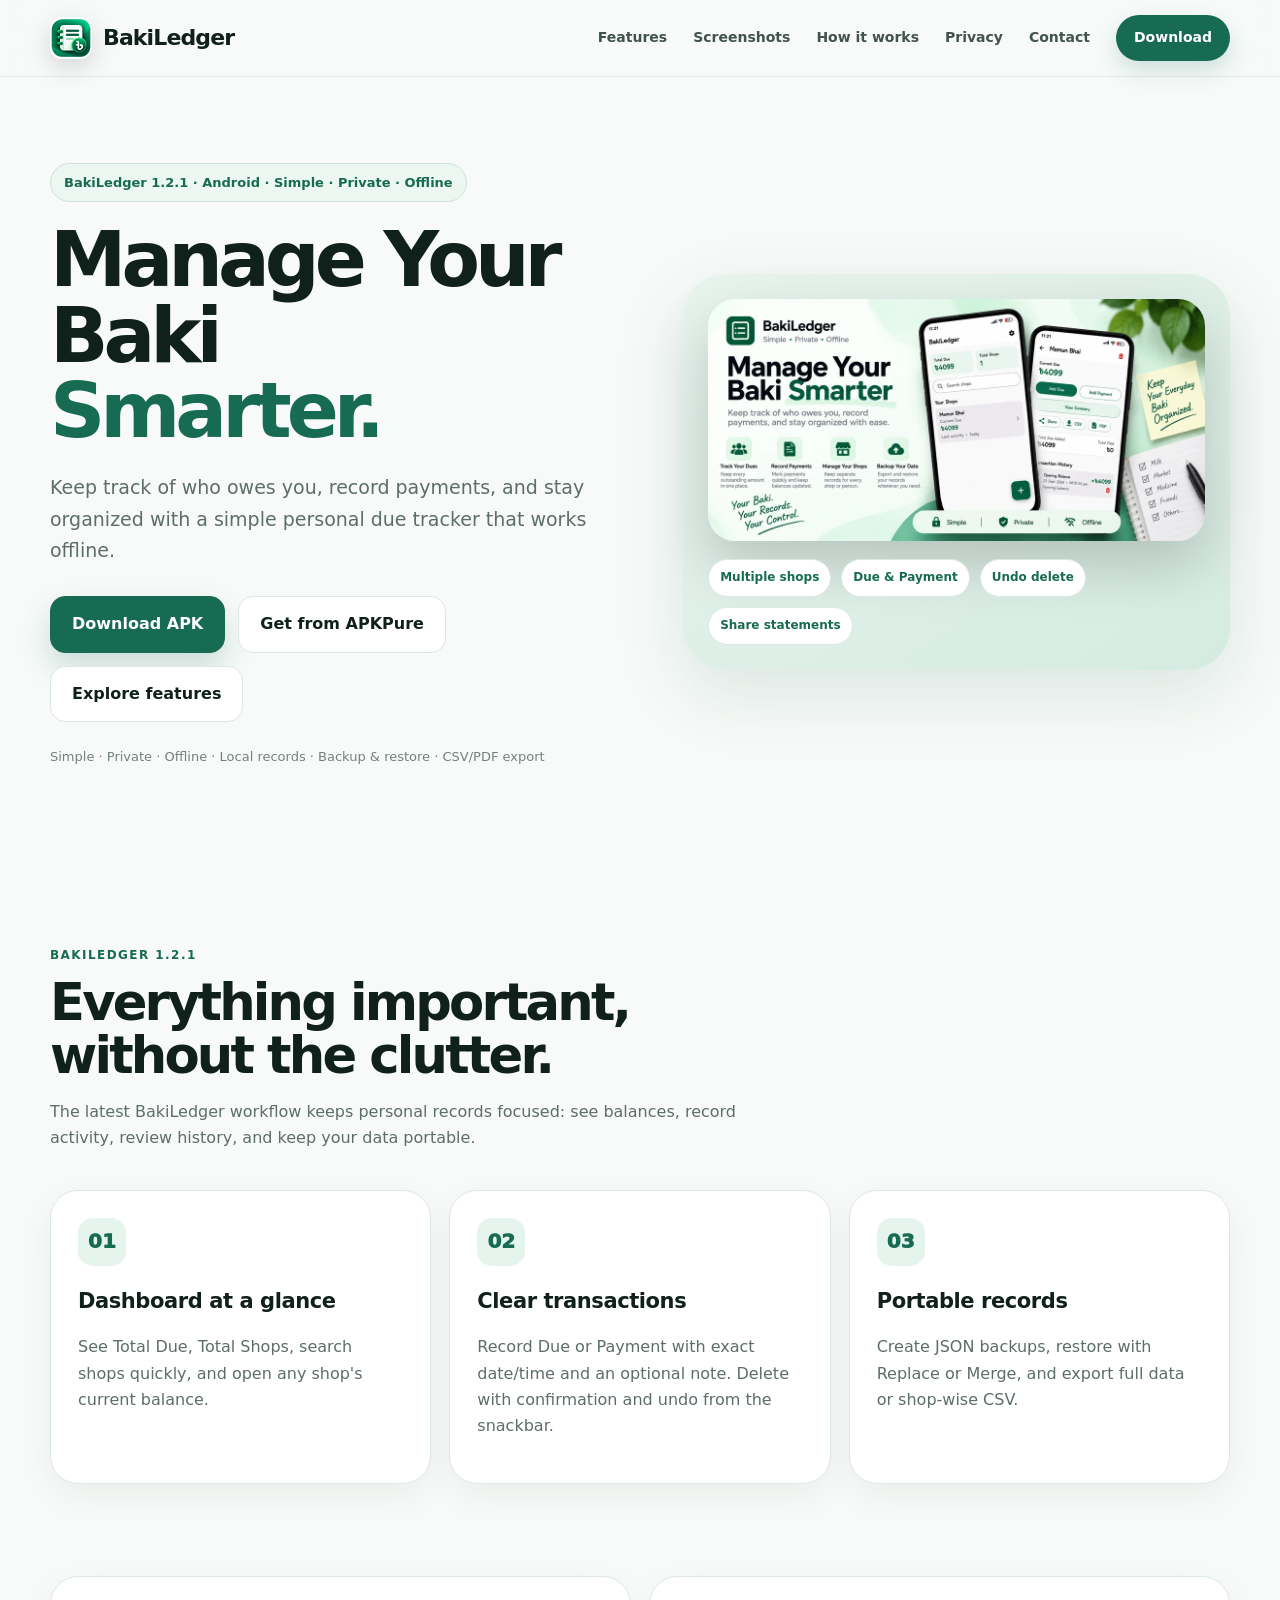
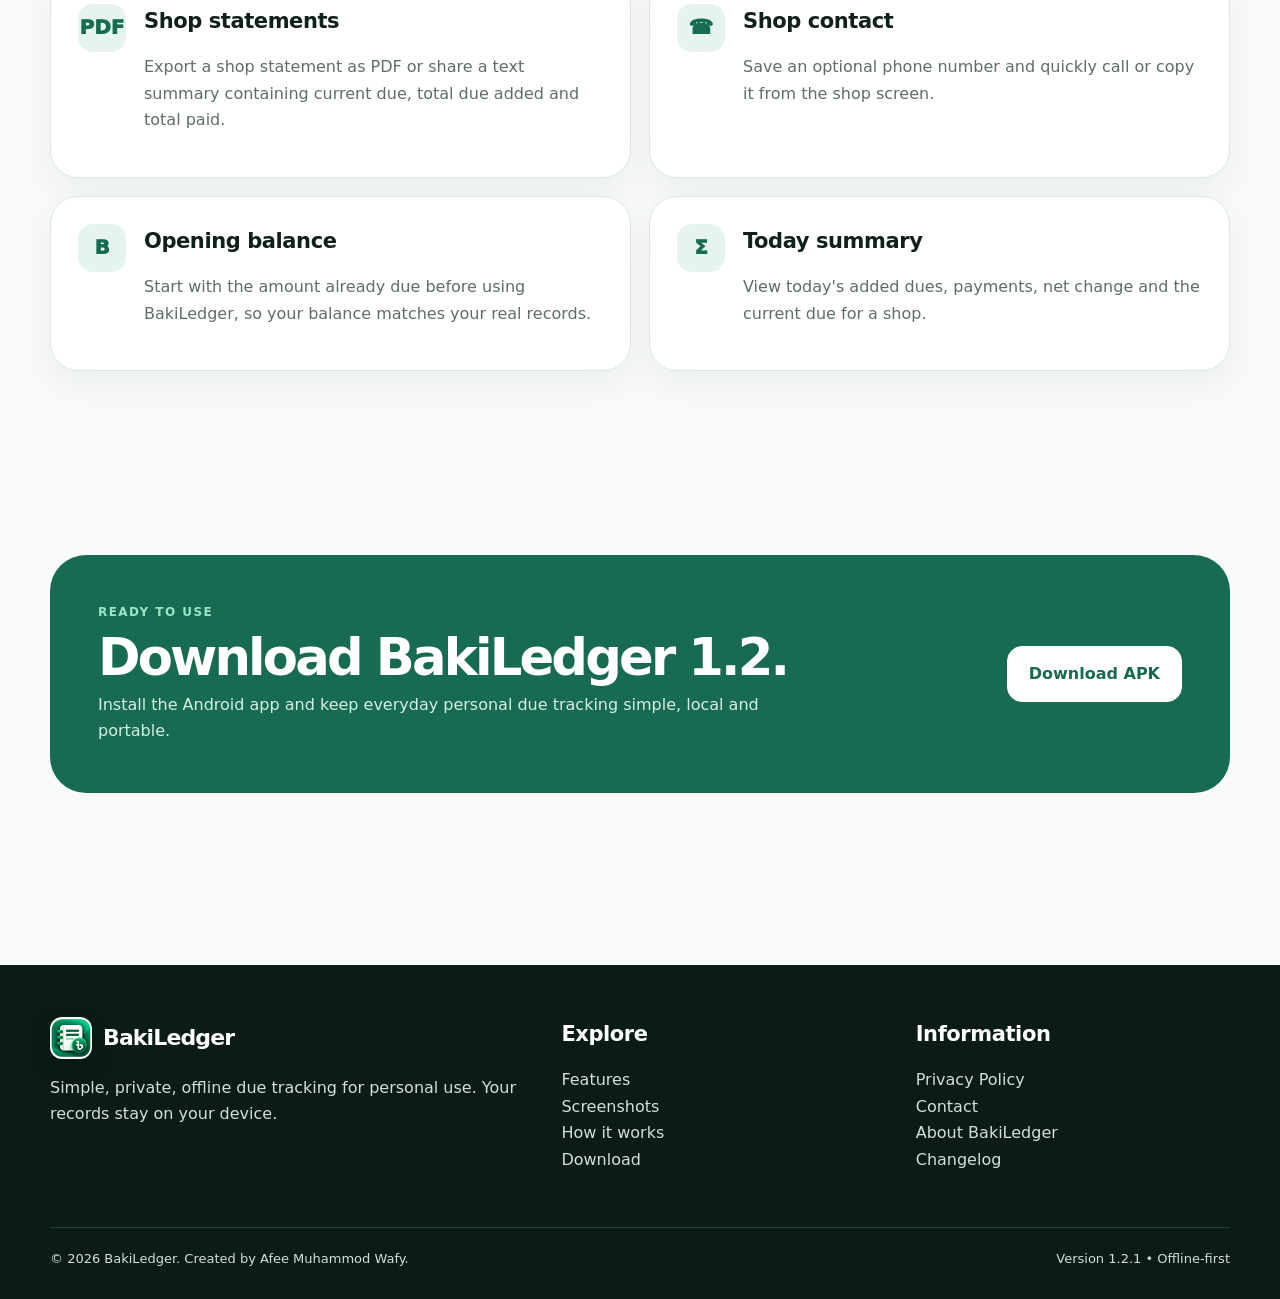
<file: index.html>
<!doctype html>
<html lang="en">
<head>
<meta charset="utf-8">
<meta name="viewport" content="width=device-width, initial-scale=1">
<title>BakiLedger 1.2.1 — Simple, Private, Offline Personal Baki Tracker</title>
<meta name="description" content="BakiLedger 1.2.1 is a simple, private, offline Android personal baki and debt tracker. Track shop balances, dues, payments, statements and backups locally.">
<meta name="robots" content="index,follow">
<meta name="author" content="Afee Muhammod Wafy">
<link rel="canonical" href="https://bakiledger.amwafy.xyz/">
<meta property="og:type" content="website">
<meta property="og:site_name" content="BakiLedger">
<meta property="og:title" content="BakiLedger 1.2.1 — Simple, Private, Offline Personal Baki Tracker">
<meta property="og:description" content="BakiLedger 1.2.1 is a simple, private, offline Android personal baki and debt tracker. Track shop balances, dues, payments, statements and backups locally.">
<meta property="og:url" content="https://bakiledger.amwafy.xyz/">
<meta property="og:image" content="https://bakiledger.amwafy.xyz/assets/feature-graphic.webp">
<meta property="og:image:width" content="1024">
<meta property="og:image:height" content="500">
<meta name="twitter:card" content="summary_large_image">
<meta name="twitter:title" content="BakiLedger 1.2.1 — Simple, Private, Offline Personal Baki Tracker">
<meta name="twitter:description" content="BakiLedger 1.2.1 is a simple, private, offline Android personal baki and debt tracker. Track shop balances, dues, payments, statements and backups locally.">
<meta name="twitter:image" content="https://bakiledger.amwafy.xyz/assets/feature-graphic.webp">
<link rel="icon" type="image/x-icon" href="favicon.ico">
<link rel="icon" type="image/webp" sizes="48x48" href="assets/favicon-48x48.webp">
<link rel="icon" type="image/png" sizes="32x32" href="assets/favicon-32x32.png">
<link rel="icon" type="image/png" sizes="16x16" href="assets/favicon-16x16.png">
<link rel="apple-touch-icon" href="assets/apple-touch-icon.png">
<link rel="manifest" href="site.webmanifest">
<meta name="theme-color" content="#0f5942">

<link rel="preload" as="image" href="assets/bakiledger-icon.webp" fetchpriority="high">
<link rel="preload" as="image" href="assets/feature-graphic.webp" fetchpriority="high">
<link rel="stylesheet" href="styles.css">
<script type="application/ld+json">{
  "@context":"https://schema.org",
  "@type":"SoftwareApplication",
  "name":"BakiLedger",
  "applicationCategory":"FinanceApplication",
  "operatingSystem":"Android",
  "softwareVersion":"1.2.1",
  "description":"A simple, private, offline personal baki and debt tracker.",
  "url":"https://bakiledger.amwafy.xyz/",
  "author":{"@type":"Person","name":"Afee Muhammod Wafy"},
  "downloadUrl":"https://bakiledger.amwafy.xyz/assets/bakiledger.apk","sameAs":["https://apkpure.com/baki/com.afeemuhammodwafy.baki"],
  "offers":{"@type":"Offer","price":"0","priceCurrency":"USD"}
}</script>
</head>
<body>
<header class="nav">
  <div class="container nav-in">
    <a class="brand" href="/" aria-label="BakiLedger home"><span class="logo"><img src="assets/bakiledger-icon.webp" alt="" width="42" height="42" loading="eager" decoding="async" fetchpriority="high"></span><span>BakiLedger</span></a>
    <button class="menu" data-menu aria-label="Open navigation" aria-expanded="false">☰</button>
    <nav class="navlinks" data-links>
      <a href="features/">Features</a>
      <a href="screenshots/">Screenshots</a>
      <a href="how-it-works/">How it works</a>
      <a href="privacy/">Privacy</a>
      <a href="contact/">Contact</a>
      <a class="nav-cta" href="download/">Download</a>
    </nav>
  </div>
</header>
<main>
<section class="hero"><div class="container hero-grid">
  <div>
    <div class="eyebrow">BakiLedger 1.2.1 · Android · Simple · Private · Offline</div>
    <h1>Manage Your Baki<br><span>Smarter.</span></h1>
    <p class="lead">Keep track of who owes you, record payments, and stay organized with a simple personal due tracker that works offline.</p>
    <div class="actions"><a class="btn btn-primary" href="assets/bakiledger.apk" download="bakiledger.apk">Download APK</a><a class="btn btn-soft" href="https://apkpure.com/baki/com.afeemuhammodwafy.baki" target="_blank" rel="noopener">Get from APKPure</a><a class="btn btn-soft" href="features/">Explore features</a></div>
    <p class="note">Simple · Private · Offline · Local records · Backup & restore · CSV/PDF export</p>
  </div>
  <div class="hero-art"><img src="assets/feature-graphic.webp" alt="BakiLedger feature graphic showing personal due tracking, payments and records" loading="eager" decoding="async" fetchpriority="high"><div class="pill-row"><span class="pill">Multiple shops</span><span class="pill">Due & Payment</span><span class="pill">Undo delete</span><span class="pill">Share statements</span></div></div>
</div></section>
<section class="section"><div class="container"><div class="section-head"><div class="kicker">BakiLedger 1.2.1</div><h2>Everything important, without the clutter.</h2><p class="muted">The latest BakiLedger workflow keeps personal records focused: see balances, record activity, review history, and keep your data portable.</p></div>
<div class="grid-3">
<div class="card"><div class="icon">01</div><h3>Dashboard at a glance</h3><p class="muted">See Total Due, Total Shops, search shops quickly, and open any shop's current balance.</p></div>
<div class="card"><div class="icon">02</div><h3>Clear transactions</h3><p class="muted">Record Due or Payment with exact date/time and an optional note. Delete with confirmation and undo from the snackbar.</p></div>
<div class="card"><div class="icon">03</div><h3>Portable records</h3><p class="muted">Create JSON backups, restore with Replace or Merge, and export full data or shop-wise CSV.</p></div>
</div></div></section>
<section class="section" style="padding-top:0"><div class="container"><div class="feature-grid">
<div class="card feature"><div class="icon">PDF</div><div><h3>Shop statements</h3><p class="muted">Export a shop statement as PDF or share a text summary containing current due, total due added and total paid.</p></div></div>
<div class="card feature"><div class="icon">☎</div><div><h3>Shop contact</h3><p class="muted">Save an optional phone number and quickly call or copy it from the shop screen.</p></div></div>
<div class="card feature"><div class="icon">B</div><div><h3>Opening balance</h3><p class="muted">Start with the amount already due before using BakiLedger, so your balance matches your real records.</p></div></div>
<div class="card feature"><div class="icon">Σ</div><div><h3>Today summary</h3><p class="muted">View today's added dues, payments, net change and the current due for a shop.</p></div></div>
</div></div></section>
<section class="section"><div class="container"><div class="band"><div><div class="kicker" style="color:#9ce4c6">Ready to use</div><h2 style="margin:8px 0;color:#fff">Download BakiLedger 1.2.</h2><p>Install the Android app and keep everyday personal due tracking simple, local and portable.</p></div><a class="btn" href="download/">Download APK</a></div></div></section>
</main>
<footer class="footer">
  <div class="container footer-grid">
    <div><div class="brand" style="color:#fff"><span class="logo"><img src="assets/bakiledger-icon.webp" alt="" width="42" height="42" loading="eager" decoding="async" fetchpriority="high"></span><span>BakiLedger</span></div><p>Simple, private, offline due tracking for personal use. Your records stay on your device.</p></div>
    <div><h3>Explore</h3><p><a href="features/">Features</a><br><a href="screenshots/">Screenshots</a><br><a href="how-it-works/">How it works</a><br><a href="download/">Download</a></p></div>
    <div><h3>Information</h3><p><a href="privacy/">Privacy Policy</a><br><a href="contact/">Contact</a><br><a href="about/">About BakiLedger</a><br><a href="changelog/">Changelog</a></p></div>
  </div>
  <div class="container footer-bottom"><span>© 2026 BakiLedger. Created by Afee Muhammod Wafy.</span><span>Version 1.2.1 • Offline-first</span></div>
</footer>
<script src="script.js"></script>
</body>
</html>
</file>
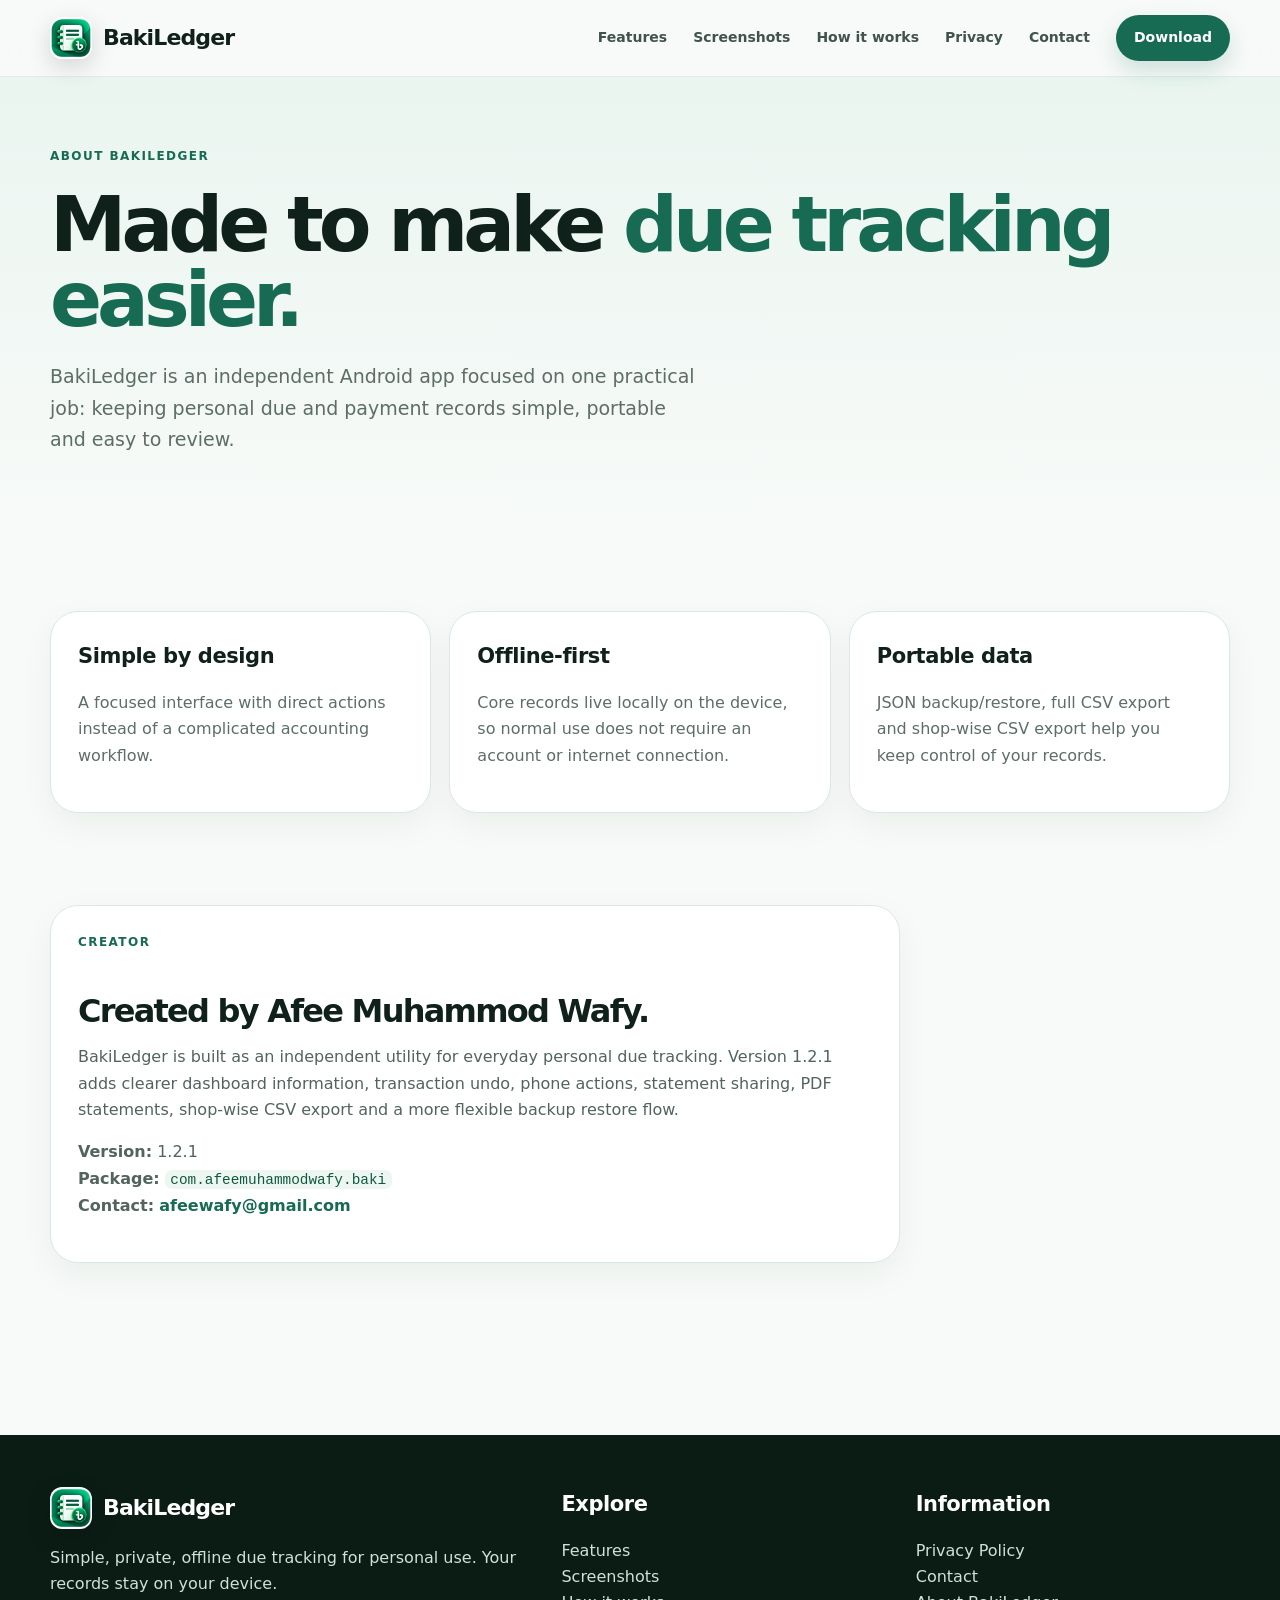
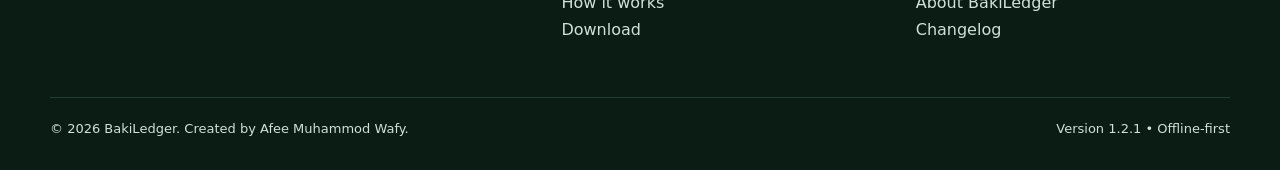
<file: about/index.html>
<!doctype html>
<html lang="en">
<head>
<meta charset="utf-8">
<meta name="viewport" content="width=device-width, initial-scale=1">
<title>About BakiLedger 1.2.1 — Offline Due Tracker</title>
<meta name="description" content="Learn about BakiLedger 1.2.1, an independent Android app created by Afee Muhammod Wafy for simple offline shop due and payment tracking.">
<meta name="robots" content="index,follow">
<meta name="author" content="Afee Muhammod Wafy">
<link rel="canonical" href="https://bakiledger.amwafy.xyz/about/">
<meta property="og:type" content="website">
<meta property="og:site_name" content="BakiLedger">
<meta property="og:title" content="About BakiLedger 1.2.1 — Offline Due Tracker">
<meta property="og:description" content="Learn about BakiLedger 1.2.1, an independent Android app created by Afee Muhammod Wafy for simple offline shop due and payment tracking.">
<meta property="og:url" content="https://bakiledger.amwafy.xyz/about/">
<meta property="og:image" content="https://bakiledger.amwafy.xyz/assets/feature-graphic.webp">
<meta property="og:image:width" content="1024">
<meta property="og:image:height" content="500">
<meta name="twitter:card" content="summary_large_image">
<meta name="twitter:title" content="About BakiLedger 1.2.1 — Offline Due Tracker">
<meta name="twitter:description" content="Learn about BakiLedger 1.2.1, an independent Android app created by Afee Muhammod Wafy for simple offline shop due and payment tracking.">
<meta name="twitter:image" content="https://bakiledger.amwafy.xyz/assets/feature-graphic.webp">
<link rel="icon" type="image/x-icon" href="../favicon.ico">
<link rel="icon" type="image/webp" sizes="48x48" href="../assets/favicon-48x48.webp">
<link rel="icon" type="image/png" sizes="32x32" href="../assets/favicon-32x32.png">
<link rel="icon" type="image/png" sizes="16x16" href="../assets/favicon-16x16.png">
<link rel="apple-touch-icon" href="../assets/apple-touch-icon.png">
<link rel="manifest" href="../site.webmanifest">
<meta name="theme-color" content="#0f5942">

<link rel="preload" as="image" href="../assets/bakiledger-icon.webp" fetchpriority="high">
<link rel="stylesheet" href="../styles.css">

</head>
<body>
<header class="nav">
  <div class="container nav-in">
    <a class="brand" href="../" aria-label="BakiLedger home"><span class="logo"><img src="../assets/bakiledger-icon.webp" alt="" width="42" height="42" loading="eager" decoding="async" fetchpriority="high"></span><span>BakiLedger</span></a>
    <button class="menu" data-menu aria-label="Open navigation" aria-expanded="false">☰</button>
    <nav class="navlinks" data-links>
      <a href="../features/">Features</a>
      <a href="../screenshots/">Screenshots</a>
      <a href="../how-it-works/">How it works</a>
      <a href="../privacy/">Privacy</a>
      <a href="../contact/">Contact</a>
      <a class="nav-cta" href="../download/">Download</a>
    </nav>
  </div>
</header>
<main>
<section class="page-hero"><div class="container"><div class="kicker">About BakiLedger</div><h1>Made to make <span>due tracking easier.</span></h1><p class="lead">BakiLedger is an independent Android app focused on one practical job: keeping personal due and payment records simple, portable and easy to review.</p></div></section>
<section class="section"><div class="container grid-3">
<div class="card"><h3>Simple by design</h3><p class="muted">A focused interface with direct actions instead of a complicated accounting workflow.</p></div>
<div class="card"><h3>Offline-first</h3><p class="muted">Core records live locally on the device, so normal use does not require an account or internet connection.</p></div>
<div class="card"><h3>Portable data</h3><p class="muted">JSON backup/restore, full CSV export and shop-wise CSV export help you keep control of your records.</p></div>
</div></section>
<section class="section" style="padding-top:0"><div class="container"><div class="card prose"><div class="kicker">Creator</div><h2>Created by Afee Muhammod Wafy.</h2><p>BakiLedger is built as an independent utility for everyday personal due tracking. Version 1.2.1 adds clearer dashboard information, transaction undo, phone actions, statement sharing, PDF statements, shop-wise CSV export and a more flexible backup restore flow.</p><p><strong>Version:</strong> 1.2.1<br><strong>Package:</strong> <code>com.afeemuhammodwafy.baki</code><br><strong>Contact:</strong> <a style="color:var(--green);font-weight:800" href="mailto:afeewafy@gmail.com">afeewafy@gmail.com</a></p></div></div></section>
</main>
<footer class="footer">
  <div class="container footer-grid">
    <div><div class="brand" style="color:#fff"><span class="logo"><img src="../assets/bakiledger-icon.webp" alt="" width="42" height="42" loading="eager" decoding="async" fetchpriority="high"></span><span>BakiLedger</span></div><p>Simple, private, offline due tracking for personal use. Your records stay on your device.</p></div>
    <div><h3>Explore</h3><p><a href="../features/">Features</a><br><a href="../screenshots/">Screenshots</a><br><a href="../how-it-works/">How it works</a><br><a href="../download/">Download</a></p></div>
    <div><h3>Information</h3><p><a href="../privacy/">Privacy Policy</a><br><a href="../contact/">Contact</a><br><a href="../about/">About BakiLedger</a><br><a href="../changelog/">Changelog</a></p></div>
  </div>
  <div class="container footer-bottom"><span>© 2026 BakiLedger. Created by Afee Muhammod Wafy.</span><span>Version 1.2.1 • Offline-first</span></div>
</footer>
<script src="../script.js"></script>
</body>
</html>
</file>
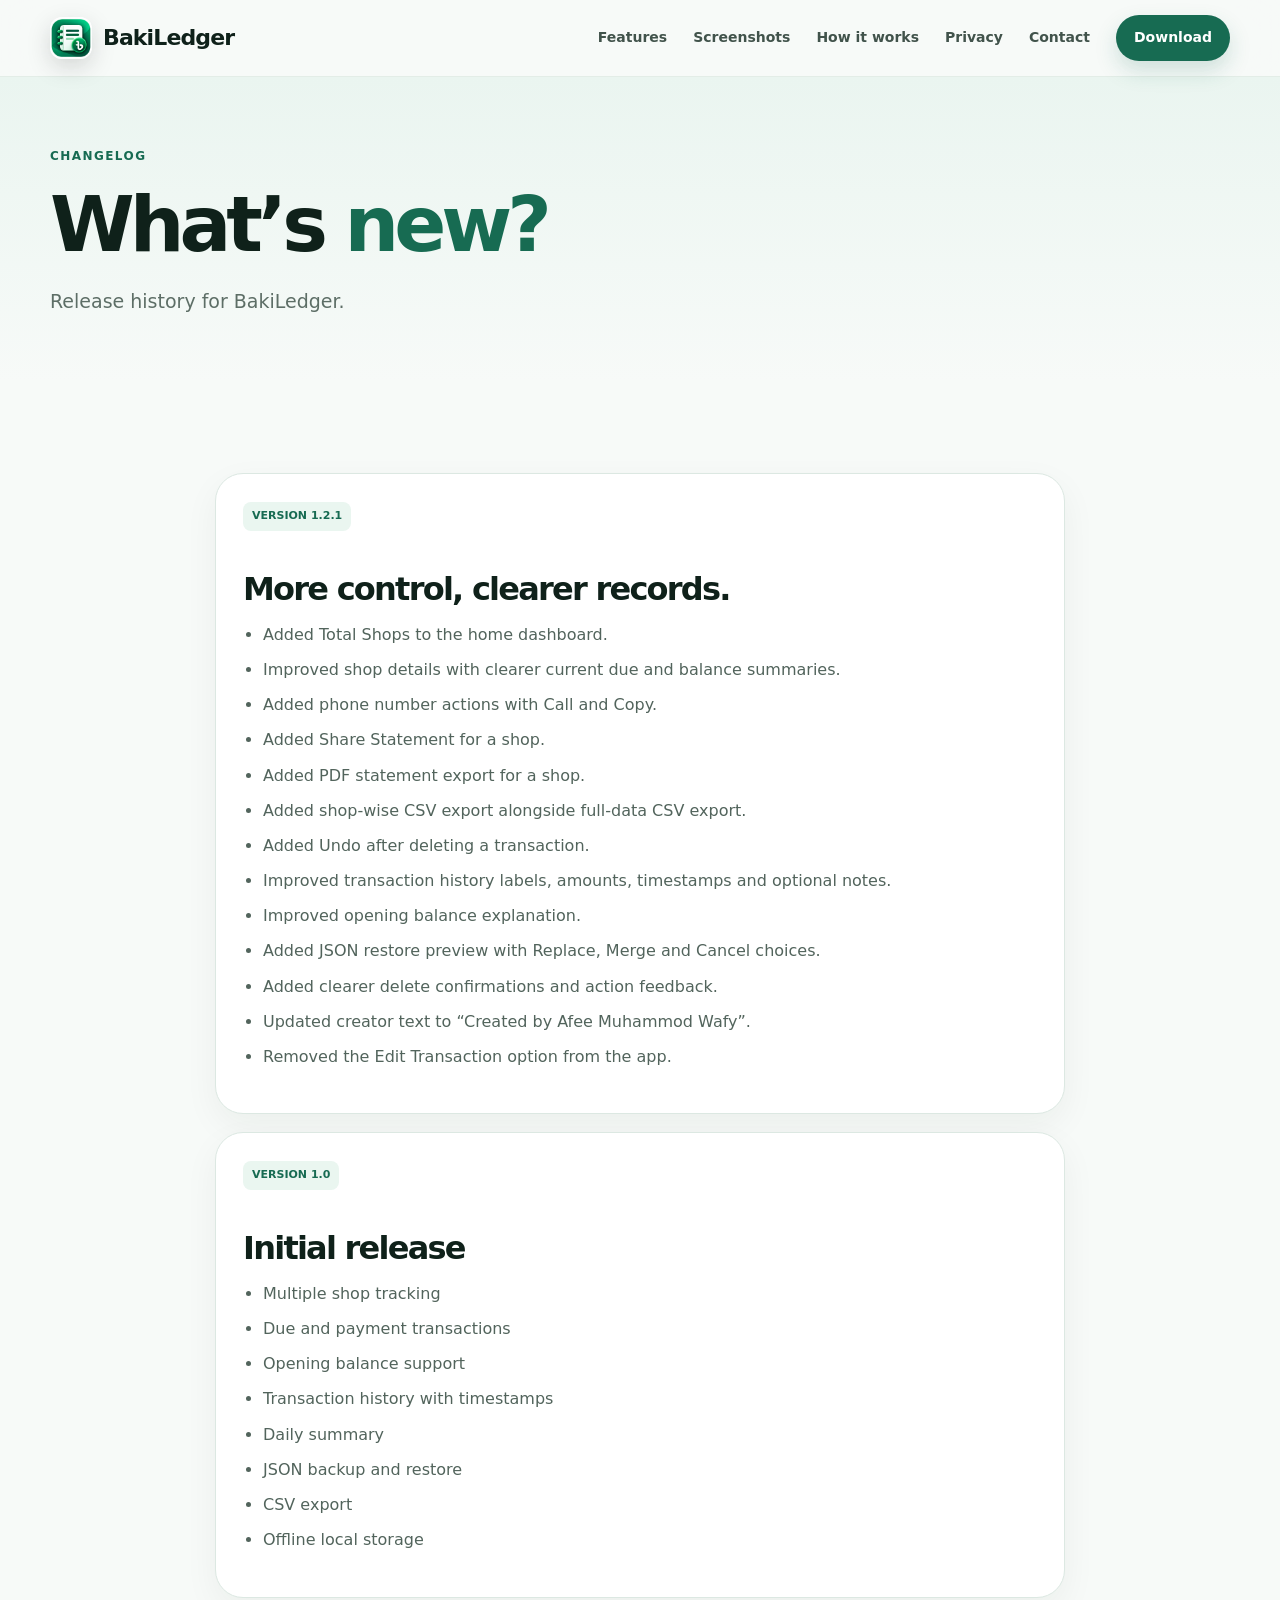
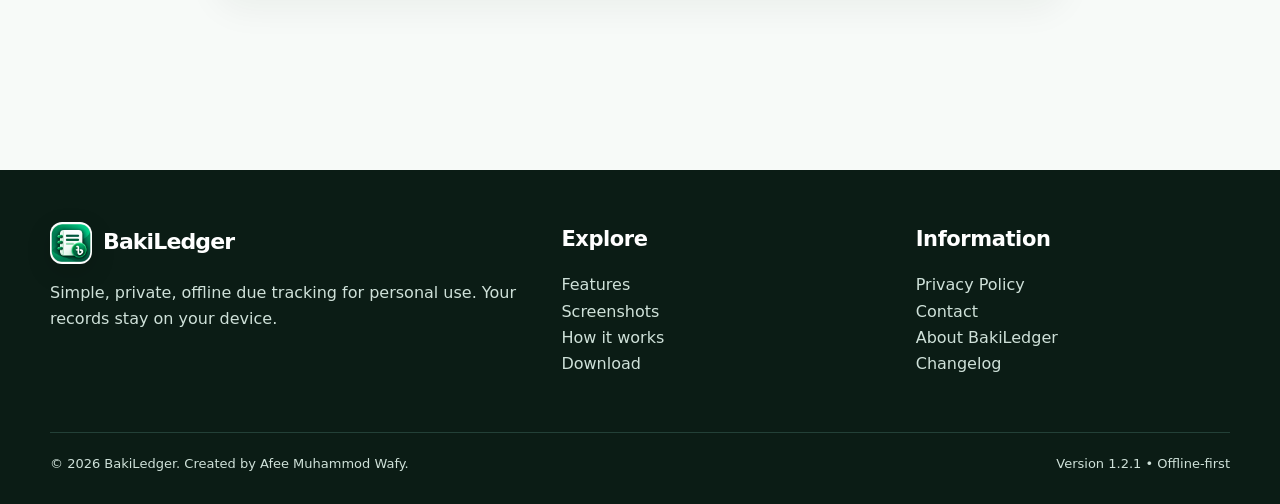
<file: changelog/index.html>
<!doctype html>
<html lang="en">
<head>
<meta charset="utf-8">
<meta name="viewport" content="width=device-width, initial-scale=1">
<title>BakiLedger Changelog — Version 1.2.1 Release History</title>
<meta name="description" content="BakiLedger 1.2.1 release history, including dashboard improvements, transaction undo, shop statements, PDF/CSV export, sharing and backup restore updates.">
<meta name="robots" content="index,follow">
<meta name="author" content="Afee Muhammod Wafy">
<link rel="canonical" href="https://bakiledger.amwafy.xyz/changelog/">
<meta property="og:type" content="website">
<meta property="og:site_name" content="BakiLedger">
<meta property="og:title" content="BakiLedger Changelog — Version 1.2.1 Release History">
<meta property="og:description" content="BakiLedger 1.2.1 release history, including dashboard improvements, transaction undo, shop statements, PDF/CSV export, sharing and backup restore updates.">
<meta property="og:url" content="https://bakiledger.amwafy.xyz/changelog/">
<meta property="og:image" content="https://bakiledger.amwafy.xyz/assets/feature-graphic.webp">
<meta property="og:image:width" content="1024">
<meta property="og:image:height" content="500">
<meta name="twitter:card" content="summary_large_image">
<meta name="twitter:title" content="BakiLedger Changelog — Version 1.2.1 Release History">
<meta name="twitter:description" content="BakiLedger 1.2.1 release history, including dashboard improvements, transaction undo, shop statements, PDF/CSV export, sharing and backup restore updates.">
<meta name="twitter:image" content="https://bakiledger.amwafy.xyz/assets/feature-graphic.webp">
<link rel="icon" type="image/x-icon" href="../favicon.ico">
<link rel="icon" type="image/webp" sizes="48x48" href="../assets/favicon-48x48.webp">
<link rel="icon" type="image/png" sizes="32x32" href="../assets/favicon-32x32.png">
<link rel="icon" type="image/png" sizes="16x16" href="../assets/favicon-16x16.png">
<link rel="apple-touch-icon" href="../assets/apple-touch-icon.png">
<link rel="manifest" href="../site.webmanifest">
<meta name="theme-color" content="#0f5942">

<link rel="preload" as="image" href="../assets/bakiledger-icon.webp" fetchpriority="high">
<link rel="stylesheet" href="../styles.css">

</head>
<body>
<header class="nav">
  <div class="container nav-in">
    <a class="brand" href="../" aria-label="BakiLedger home"><span class="logo"><img src="../assets/bakiledger-icon.webp" alt="" width="42" height="42" loading="eager" decoding="async" fetchpriority="high"></span><span>BakiLedger</span></a>
    <button class="menu" data-menu aria-label="Open navigation" aria-expanded="false">☰</button>
    <nav class="navlinks" data-links>
      <a href="../features/">Features</a>
      <a href="../screenshots/">Screenshots</a>
      <a href="../how-it-works/">How it works</a>
      <a href="../privacy/">Privacy</a>
      <a href="../contact/">Contact</a>
      <a class="nav-cta" href="../download/">Download</a>
    </nav>
  </div>
</header>
<main>
<section class="page-hero"><div class="container"><div class="kicker">Changelog</div><h1>What’s <span>new?</span></h1><p class="lead">Release history for BakiLedger.</p></div></section>
<section class="section"><div class="container prose">
<div class="card"><span class="badge">VERSION 1.2.1</span><h2>More control, clearer records.</h2><ul>
<li>Added Total Shops to the home dashboard.</li>
<li>Improved shop details with clearer current due and balance summaries.</li>
<li>Added phone number actions with Call and Copy.</li>
<li>Added Share Statement for a shop.</li>
<li>Added PDF statement export for a shop.</li>
<li>Added shop-wise CSV export alongside full-data CSV export.</li>
<li>Added Undo after deleting a transaction.</li>
<li>Improved transaction history labels, amounts, timestamps and optional notes.</li>
<li>Improved opening balance explanation.</li>
<li>Added JSON restore preview with Replace, Merge and Cancel choices.</li>
<li>Added clearer delete confirmations and action feedback.</li>
<li>Updated creator text to “Created by Afee Muhammod Wafy”.</li>
<li>Removed the Edit Transaction option from the app.</li>
</ul></div>
<div class="card" style="margin-top:18px"><span class="badge">VERSION 1.0</span><h2>Initial release</h2><ul><li>Multiple shop tracking</li><li>Due and payment transactions</li><li>Opening balance support</li><li>Transaction history with timestamps</li><li>Daily summary</li><li>JSON backup and restore</li><li>CSV export</li><li>Offline local storage</li></ul></div>
</div></section>
</main>
<footer class="footer">
  <div class="container footer-grid">
    <div><div class="brand" style="color:#fff"><span class="logo"><img src="../assets/bakiledger-icon.webp" alt="" width="42" height="42" loading="eager" decoding="async" fetchpriority="high"></span><span>BakiLedger</span></div><p>Simple, private, offline due tracking for personal use. Your records stay on your device.</p></div>
    <div><h3>Explore</h3><p><a href="../features/">Features</a><br><a href="../screenshots/">Screenshots</a><br><a href="../how-it-works/">How it works</a><br><a href="../download/">Download</a></p></div>
    <div><h3>Information</h3><p><a href="../privacy/">Privacy Policy</a><br><a href="../contact/">Contact</a><br><a href="../about/">About BakiLedger</a><br><a href="../changelog/">Changelog</a></p></div>
  </div>
  <div class="container footer-bottom"><span>© 2026 BakiLedger. Created by Afee Muhammod Wafy.</span><span>Version 1.2.1 • Offline-first</span></div>
</footer>
<script src="../script.js"></script>
</body>
</html>
</file>
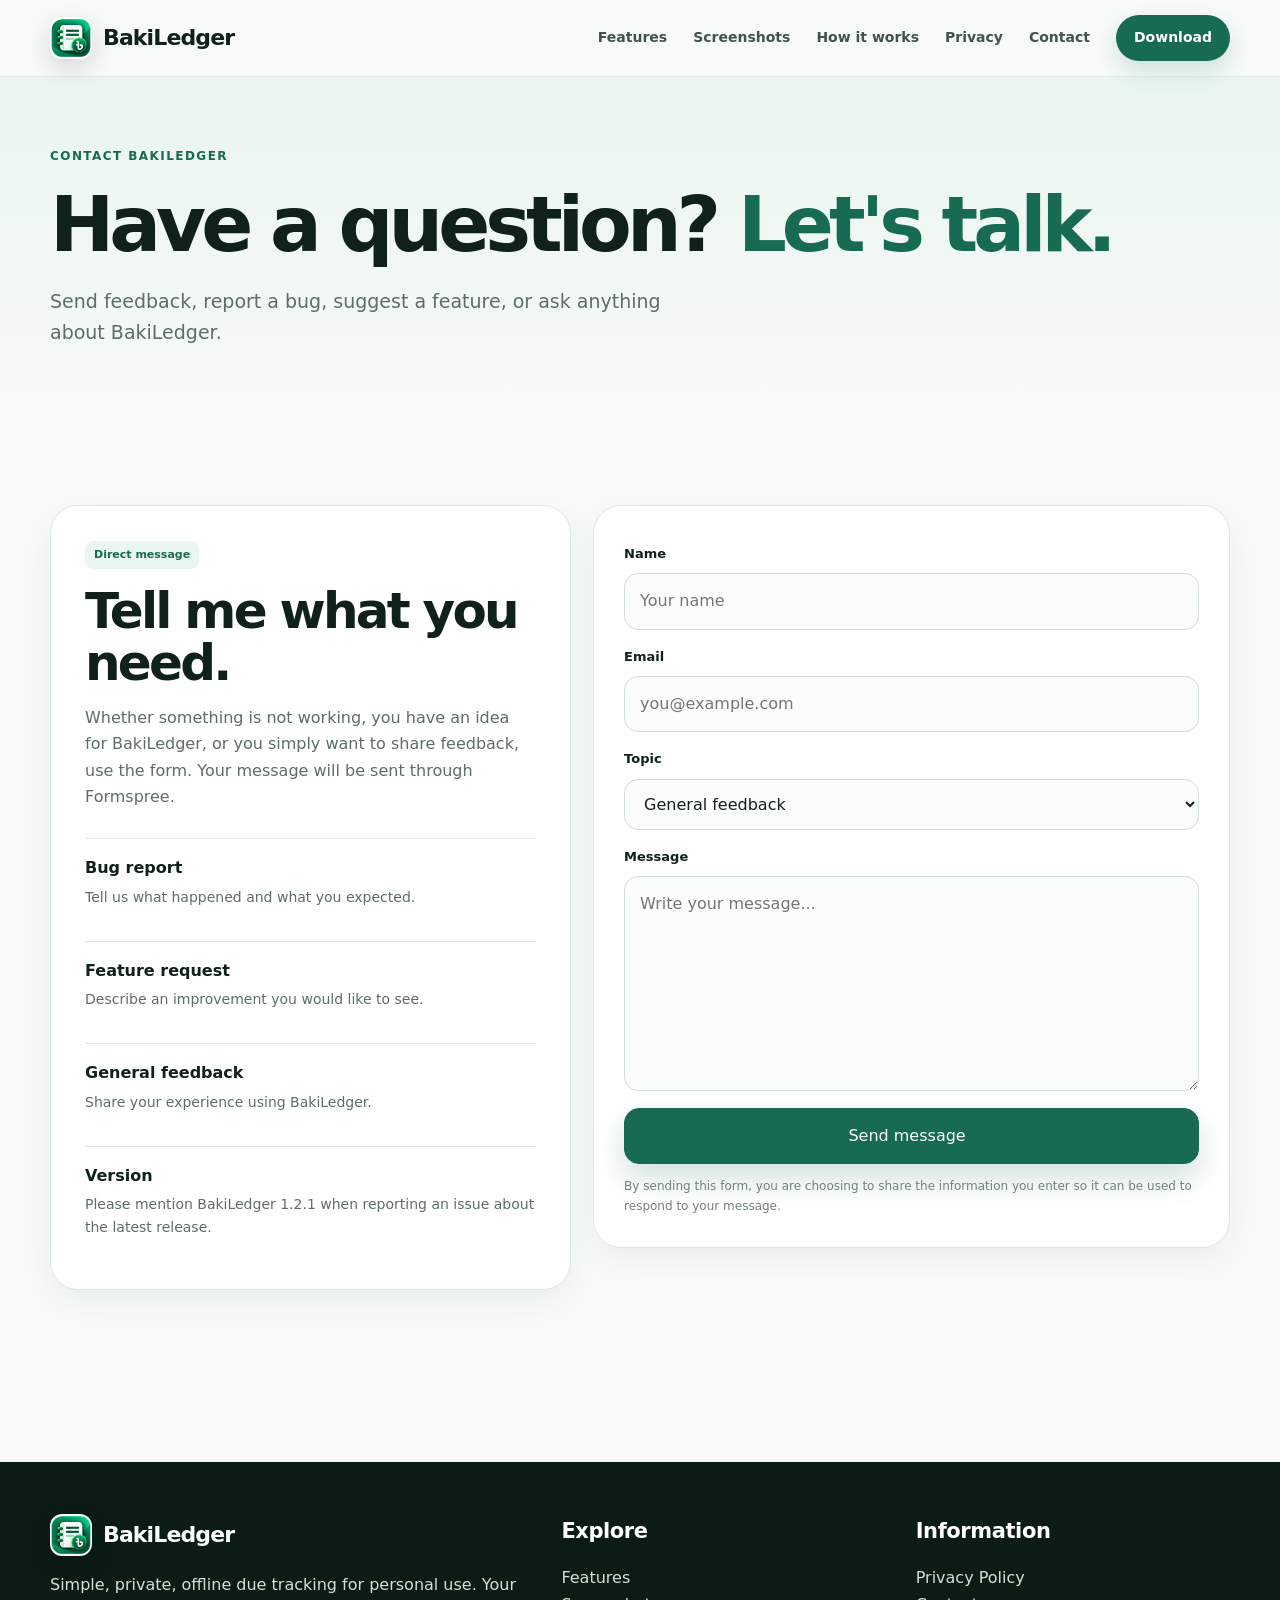
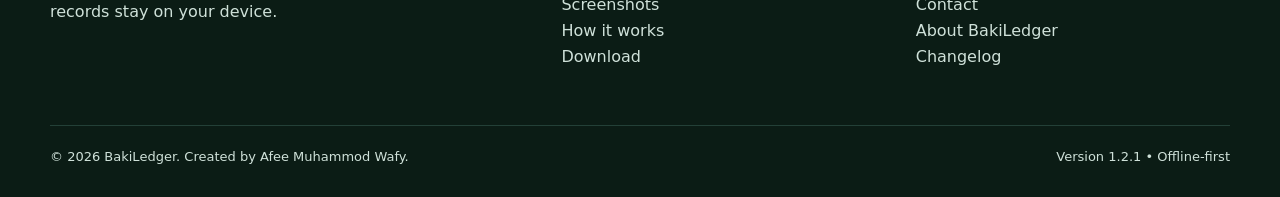
<file: contact/index.html>
<!doctype html>
<html lang="en">
<head>
<meta charset="utf-8">
<meta name="viewport" content="width=device-width, initial-scale=1">
<title>Contact BakiLedger — Feedback, Bug Reports & Feature Requests</title>
<meta name="description" content="Contact Afee Muhammod Wafy about BakiLedger 1.2.1 with feedback, bug reports, feature requests or questions.">
<meta name="robots" content="index,follow">
<meta name="author" content="Afee Muhammod Wafy">
<link rel="canonical" href="https://bakiledger.amwafy.xyz/contact/">
<meta property="og:type" content="website">
<meta property="og:site_name" content="BakiLedger">
<meta property="og:title" content="Contact BakiLedger — Feedback, Bug Reports & Feature Requests">
<meta property="og:description" content="Contact Afee Muhammod Wafy about BakiLedger 1.2.1 with feedback, bug reports, feature requests or questions.">
<meta property="og:url" content="https://bakiledger.amwafy.xyz/contact/">
<meta property="og:image" content="https://bakiledger.amwafy.xyz/assets/feature-graphic.webp">
<meta property="og:image:width" content="1024">
<meta property="og:image:height" content="500">
<meta name="twitter:card" content="summary_large_image">
<meta name="twitter:title" content="Contact BakiLedger — Feedback, Bug Reports & Feature Requests">
<meta name="twitter:description" content="Contact Afee Muhammod Wafy about BakiLedger 1.2.1 with feedback, bug reports, feature requests or questions.">
<meta name="twitter:image" content="https://bakiledger.amwafy.xyz/assets/feature-graphic.webp">
<link rel="icon" type="image/x-icon" href="../favicon.ico">
<link rel="icon" type="image/webp" sizes="48x48" href="../assets/favicon-48x48.webp">
<link rel="icon" type="image/png" sizes="32x32" href="../assets/favicon-32x32.png">
<link rel="icon" type="image/png" sizes="16x16" href="../assets/favicon-16x16.png">
<link rel="apple-touch-icon" href="../assets/apple-touch-icon.png">
<link rel="manifest" href="../site.webmanifest">
<meta name="theme-color" content="#0f5942">

<link rel="preload" as="image" href="../assets/bakiledger-icon.webp" fetchpriority="high">
<link rel="stylesheet" href="../styles.css">

</head>
<body>
<header class="nav">
  <div class="container nav-in">
    <a class="brand" href="../" aria-label="BakiLedger home"><span class="logo"><img src="../assets/bakiledger-icon.webp" alt="" width="42" height="42" loading="eager" decoding="async" fetchpriority="high"></span><span>BakiLedger</span></a>
    <button class="menu" data-menu aria-label="Open navigation" aria-expanded="false">☰</button>
    <nav class="navlinks" data-links>
      <a href="../features/">Features</a>
      <a href="../screenshots/">Screenshots</a>
      <a href="../how-it-works/">How it works</a>
      <a href="../privacy/">Privacy</a>
      <a href="../contact/" aria-current="page">Contact</a>
      <a class="nav-cta" href="../download/">Download</a>
    </nav>
  </div>
</header>
<main>
<section class="page-hero"><div class="container"><div class="kicker">Contact BakiLedger</div><h1>Have a question? <span>Let's talk.</span></h1><p class="lead">Send feedback, report a bug, suggest a feature, or ask anything about BakiLedger.</p></div></section>
<section class="section contact-section"><div class="container contact-grid">
<div class="contact-copy"><div class="card contact-card"><span class="badge">Direct message</span><h2>Tell me what you need.</h2><p class="muted">Whether something is not working, you have an idea for BakiLedger, or you simply want to share feedback, use the form. Your message will be sent through Formspree.</p><div class="contact-points"><div><strong>Bug report</strong><span>Tell us what happened and what you expected.</span></div><div><strong>Feature request</strong><span>Describe an improvement you would like to see.</span></div><div><strong>General feedback</strong><span>Share your experience using BakiLedger.</span></div><div><strong>Version</strong><span>Please mention BakiLedger 1.2.1 when reporting an issue about the latest release.</span></div></div></div></div>
<div class="card form-card"><div id="form-success" class="form-success" hidden>Thanks! Your message has been sent successfully.</div><form id="contact-form" action="https://formspree.io/f/meaoevlg" method="POST"><input type="hidden" name="_subject" value="BakiLedger Website Contact Message"><label for="name">Name</label><input id="name" name="name" type="text" autocomplete="name" placeholder="Your name" required><label for="email">Email</label><input id="email" name="email" type="email" autocomplete="email" placeholder="you@example.com" required><label for="topic">Topic</label><select id="topic" name="topic"><option>General feedback</option><option>Bug report</option><option>Feature request</option><option>Other</option></select><label for="message">Message</label><textarea id="message" name="message" rows="7" placeholder="Write your message..." required></textarea><button class="btn btn-primary form-submit" type="submit">Send message <span aria-hidden="true"></span></button><p class="form-note">By sending this form, you are choosing to share the information you enter so it can be used to respond to your message.</p></form></div>
</div></section>
</main>
<footer class="footer">
  <div class="container footer-grid">
    <div><div class="brand" style="color:#fff"><span class="logo"><img src="../assets/bakiledger-icon.webp" alt="" width="42" height="42" loading="eager" decoding="async" fetchpriority="high"></span><span>BakiLedger</span></div><p>Simple, private, offline due tracking for personal use. Your records stay on your device.</p></div>
    <div><h3>Explore</h3><p><a href="../features/">Features</a><br><a href="../screenshots/">Screenshots</a><br><a href="../how-it-works/">How it works</a><br><a href="../download/">Download</a></p></div>
    <div><h3>Information</h3><p><a href="../privacy/">Privacy Policy</a><br><a href="../contact/">Contact</a><br><a href="../about/">About BakiLedger</a><br><a href="../changelog/">Changelog</a></p></div>
  </div>
  <div class="container footer-bottom"><span>© 2026 BakiLedger. Created by Afee Muhammod Wafy.</span><span>Version 1.2.1 • Offline-first</span></div>
</footer>
<script src="../script.js"></script>
</body>
</html>
</file>
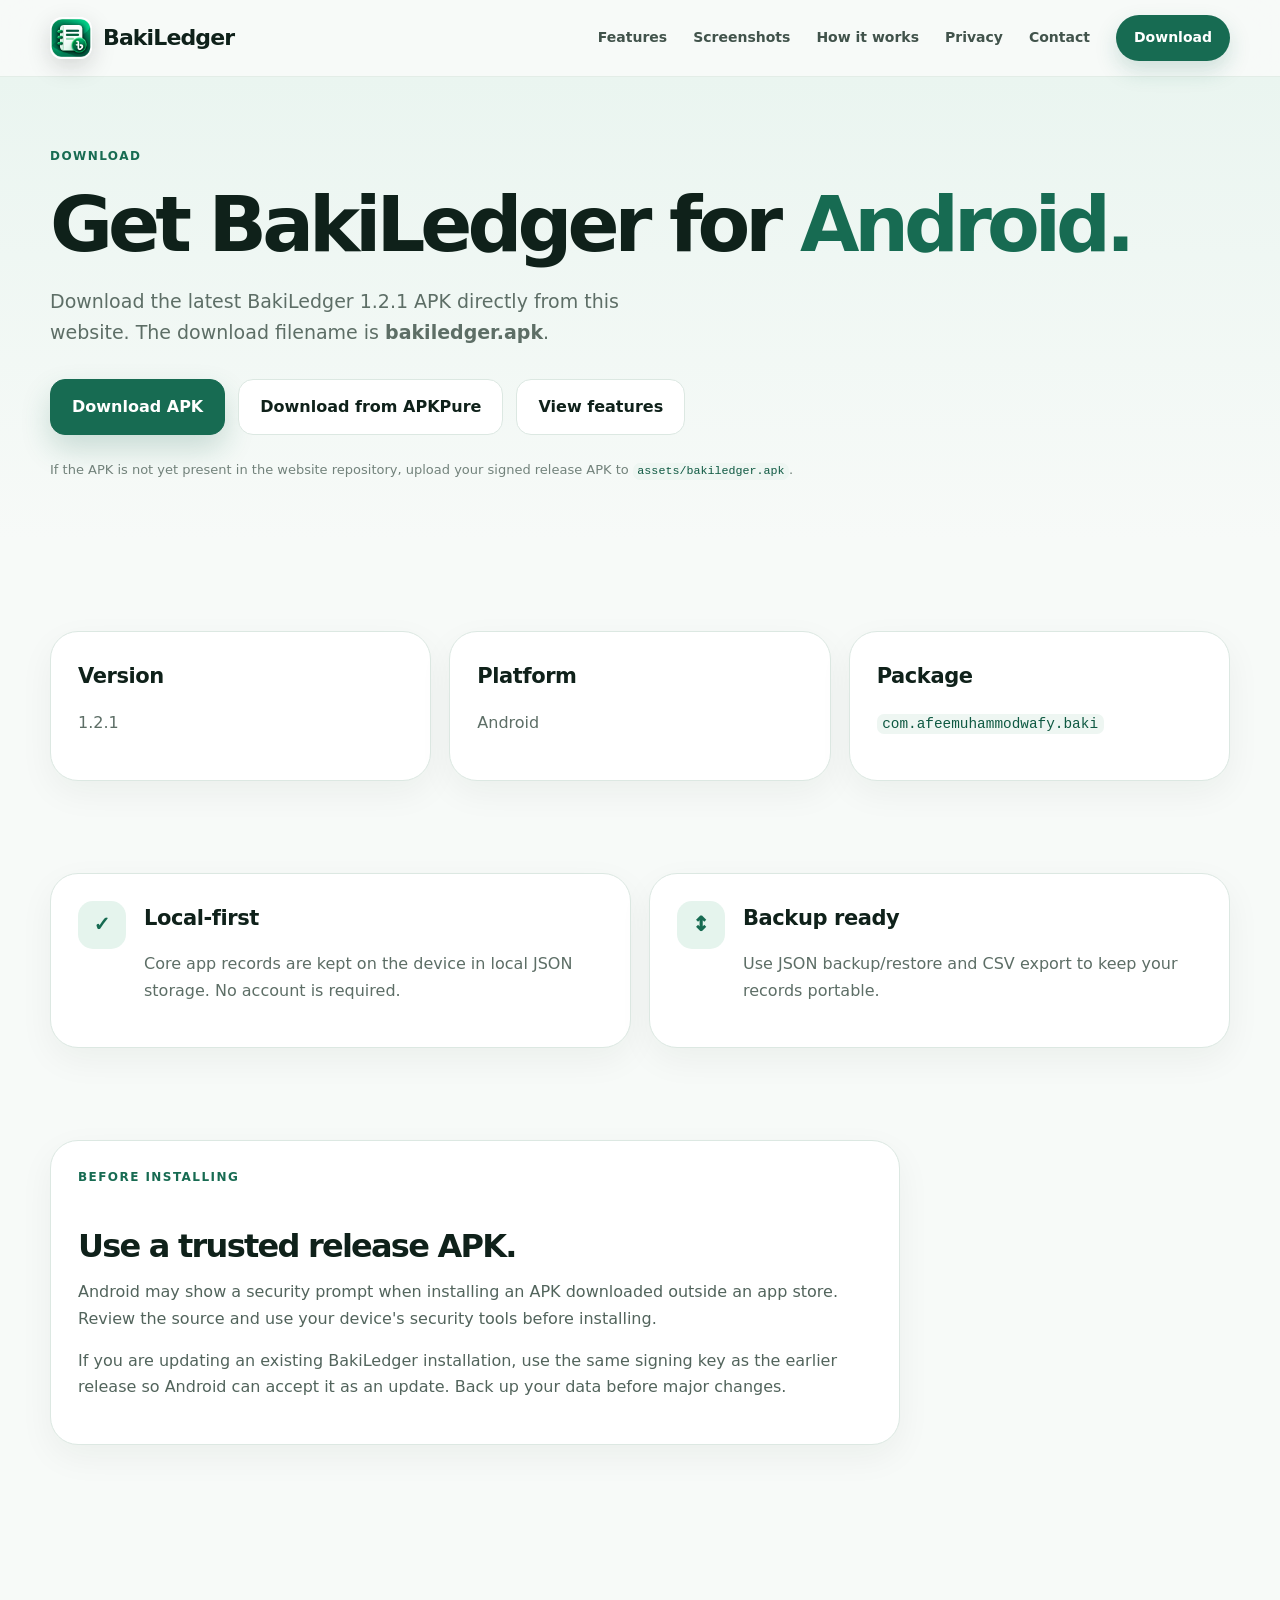
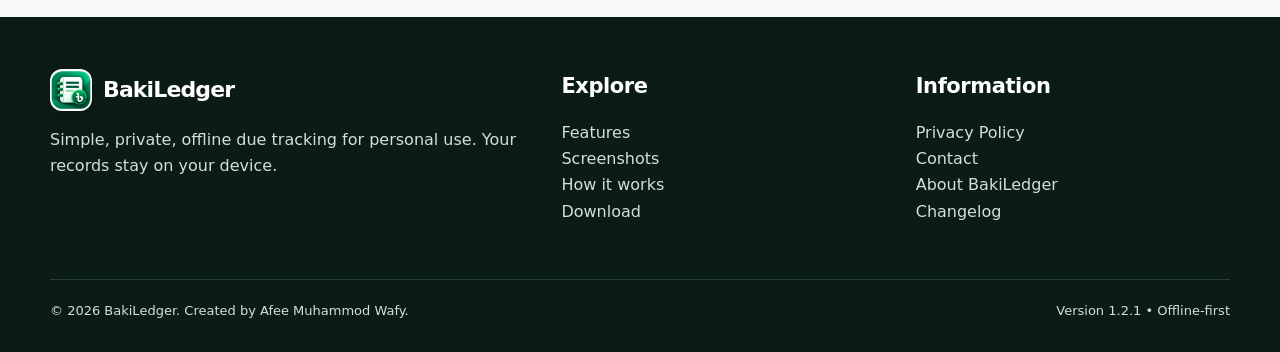
<file: download/index.html>
<!doctype html>
<html lang="en">
<head>
<meta charset="utf-8">
<meta name="viewport" content="width=device-width, initial-scale=1">
<title>Download BakiLedger 1.2.1 APK — Android Due Tracker</title>
<meta name="description" content="Download BakiLedger 1.2.1 for Android. Get the latest APK directly as bakiledger.apk and manage shop dues, payments, statements and backups offline.">
<meta name="robots" content="index,follow">
<meta name="author" content="Afee Muhammod Wafy">
<link rel="canonical" href="https://bakiledger.amwafy.xyz/download/">
<meta property="og:type" content="website">
<meta property="og:site_name" content="BakiLedger">
<meta property="og:title" content="Download BakiLedger 1.2.1 APK — Android Due Tracker">
<meta property="og:description" content="Download BakiLedger 1.2.1 for Android. Get the latest APK directly as bakiledger.apk and manage shop dues, payments, statements and backups offline.">
<meta property="og:url" content="https://bakiledger.amwafy.xyz/download/">
<meta property="og:image" content="https://bakiledger.amwafy.xyz/assets/feature-graphic.webp">
<meta property="og:image:width" content="1024">
<meta property="og:image:height" content="500">
<meta name="twitter:card" content="summary_large_image">
<meta name="twitter:title" content="Download BakiLedger 1.2.1 APK — Android Due Tracker">
<meta name="twitter:description" content="Download BakiLedger 1.2.1 for Android. Get the latest APK directly as bakiledger.apk and manage shop dues, payments, statements and backups offline.">
<meta name="twitter:image" content="https://bakiledger.amwafy.xyz/assets/feature-graphic.webp">
<link rel="icon" type="image/x-icon" href="../favicon.ico">
<link rel="icon" type="image/webp" sizes="48x48" href="../assets/favicon-48x48.webp">
<link rel="icon" type="image/png" sizes="32x32" href="../assets/favicon-32x32.png">
<link rel="icon" type="image/png" sizes="16x16" href="../assets/favicon-16x16.png">
<link rel="apple-touch-icon" href="../assets/apple-touch-icon.png">
<link rel="manifest" href="../site.webmanifest">
<meta name="theme-color" content="#0f5942">

<link rel="preload" as="image" href="../assets/bakiledger-icon.webp" fetchpriority="high">
<link rel="stylesheet" href="../styles.css">

</head>
<body>
<header class="nav">
  <div class="container nav-in">
    <a class="brand" href="../" aria-label="BakiLedger home"><span class="logo"><img src="../assets/bakiledger-icon.webp" alt="" width="42" height="42" loading="eager" decoding="async" fetchpriority="high"></span><span>BakiLedger</span></a>
    <button class="menu" data-menu aria-label="Open navigation" aria-expanded="false">☰</button>
    <nav class="navlinks" data-links>
      <a href="../features/">Features</a>
      <a href="../screenshots/">Screenshots</a>
      <a href="../how-it-works/">How it works</a>
      <a href="../privacy/">Privacy</a>
      <a href="../contact/">Contact</a>
      <a class="nav-cta" href="../download/">Download</a>
    </nav>
  </div>
</header>
<main>
<section class="page-hero"><div class="container"><div class="kicker">Download</div><h1>Get BakiLedger for <span>Android.</span></h1><p class="lead">Download the latest BakiLedger 1.2.1 APK directly from this website. The download filename is <strong>bakiledger.apk</strong>.</p><div class="actions"><a class="btn btn-primary" href="../assets/bakiledger.apk" download="bakiledger.apk">Download APK</a><a class="btn btn-soft" href="https://apkpure.com/baki/com.afeemuhammodwafy.baki" target="_blank" rel="noopener">Download from APKPure</a><a class="btn btn-soft" href="../features/">View features</a></div><p class="note">If the APK is not yet present in the website repository, upload your signed release APK to <code>assets/bakiledger.apk</code>.</p></div></section>
<section class="section"><div class="container grid-3">
<div class="card"><h3>Version</h3><p class="muted">1.2.1</p></div>
<div class="card"><h3>Platform</h3><p class="muted">Android</p></div>
<div class="card"><h3>Package</h3><p class="muted"><code>com.afeemuhammodwafy.baki</code></p></div>
</div></section>
<section class="section" style="padding-top:0"><div class="container"><div class="feature-grid">
<div class="card feature"><div class="icon">✓</div><div><h3>Local-first</h3><p class="muted">Core app records are kept on the device in local JSON storage. No account is required.</p></div></div>
<div class="card feature"><div class="icon">↕</div><div><h3>Backup ready</h3><p class="muted">Use JSON backup/restore and CSV export to keep your records portable.</p></div></div>
</div></div></section>
<section class="section" style="padding-top:0"><div class="container"><div class="card prose"><div class="kicker">Before installing</div><h2>Use a trusted release APK.</h2><p>Android may show a security prompt when installing an APK downloaded outside an app store. Review the source and use your device's security tools before installing.</p><p>If you are updating an existing BakiLedger installation, use the same signing key as the earlier release so Android can accept it as an update. Back up your data before major changes.</p></div></div></section>
</main>
<footer class="footer">
  <div class="container footer-grid">
    <div><div class="brand" style="color:#fff"><span class="logo"><img src="../assets/bakiledger-icon.webp" alt="" width="42" height="42" loading="eager" decoding="async" fetchpriority="high"></span><span>BakiLedger</span></div><p>Simple, private, offline due tracking for personal use. Your records stay on your device.</p></div>
    <div><h3>Explore</h3><p><a href="../features/">Features</a><br><a href="../screenshots/">Screenshots</a><br><a href="../how-it-works/">How it works</a><br><a href="../download/">Download</a></p></div>
    <div><h3>Information</h3><p><a href="../privacy/">Privacy Policy</a><br><a href="../contact/">Contact</a><br><a href="../about/">About BakiLedger</a><br><a href="../changelog/">Changelog</a></p></div>
  </div>
  <div class="container footer-bottom"><span>© 2026 BakiLedger. Created by Afee Muhammod Wafy.</span><span>Version 1.2.1 • Offline-first</span></div>
</footer>
<script src="../script.js"></script>
</body>
</html>
</file>
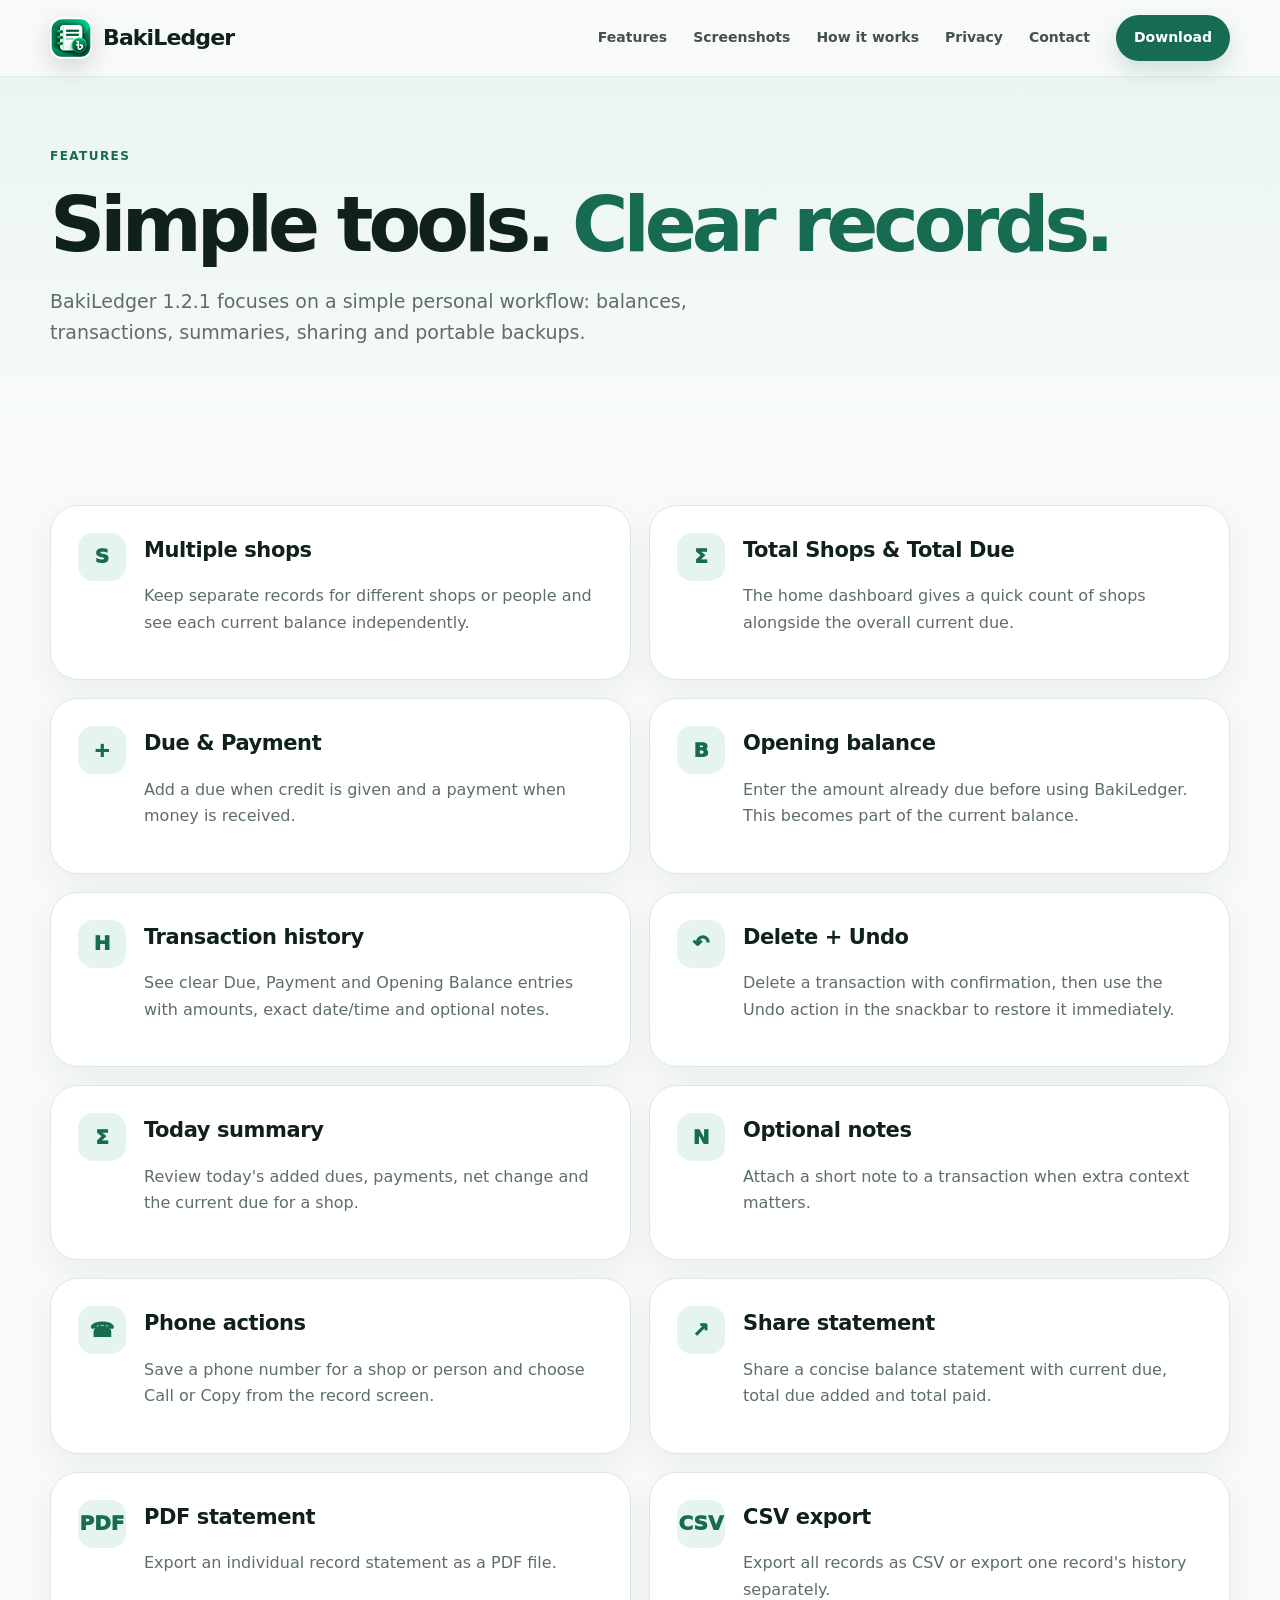
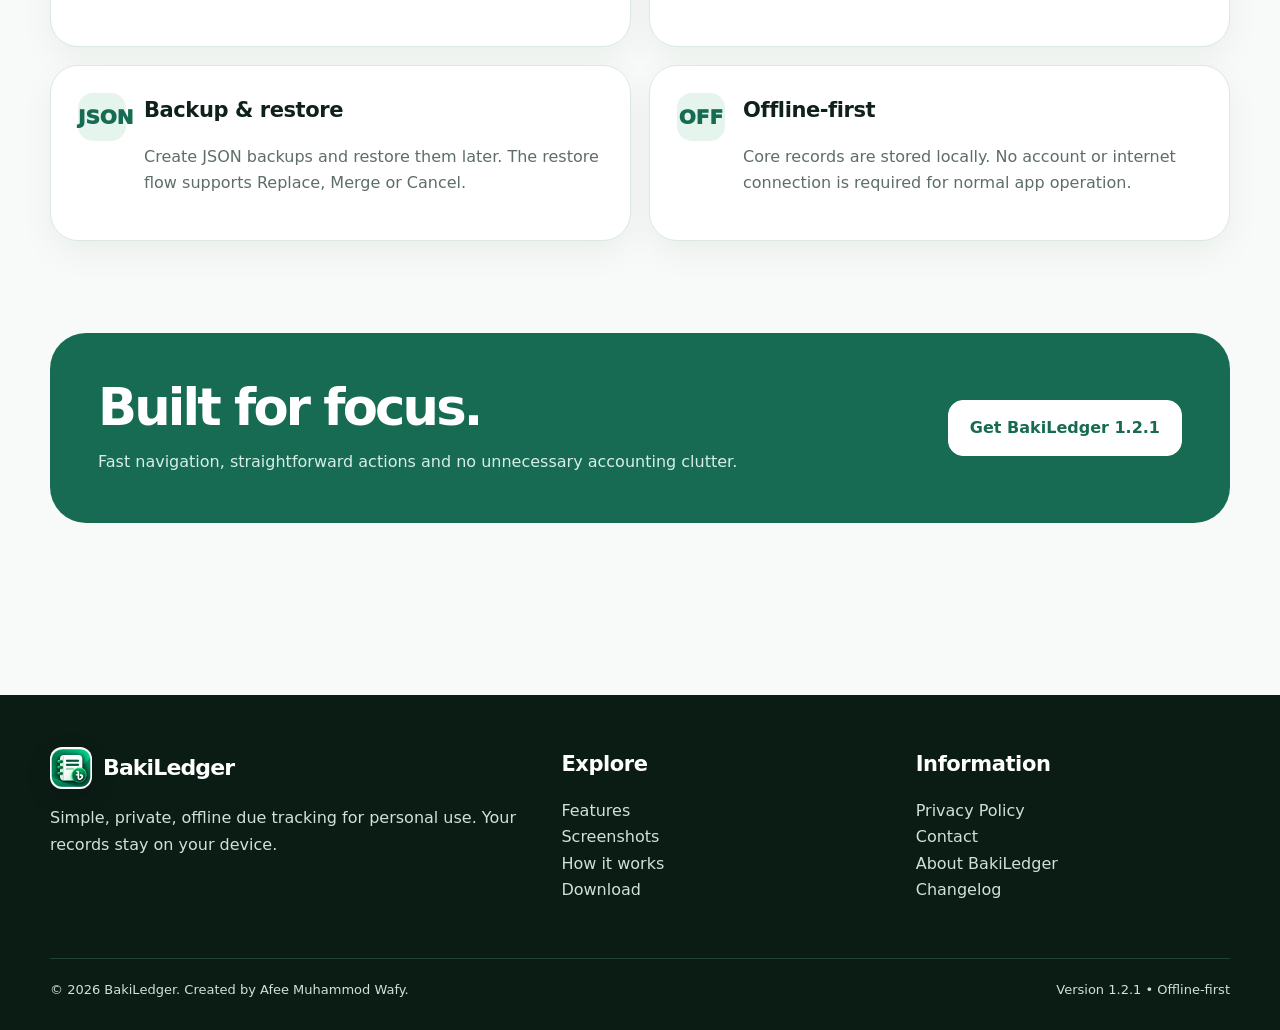
<file: features/index.html>
<!doctype html>
<html lang="en">
<head>
<meta charset="utf-8">
<meta name="viewport" content="width=device-width, initial-scale=1">
<title>BakiLedger 1.2.1 Features — Due Tracking, Statements & Backup</title>
<meta name="description" content="Explore BakiLedger 1.2.1 features: shop tracking, dues, payments, transaction history, summaries, phone actions, sharing, PDF statements, CSV export and JSON backup/restore.">
<meta name="robots" content="index,follow">
<meta name="author" content="Afee Muhammod Wafy">
<link rel="canonical" href="https://bakiledger.amwafy.xyz/features/">
<meta property="og:type" content="website">
<meta property="og:site_name" content="BakiLedger">
<meta property="og:title" content="BakiLedger 1.2.1 Features — Due Tracking, Statements & Backup">
<meta property="og:description" content="Explore BakiLedger 1.2.1 features: shop tracking, dues, payments, transaction history, summaries, phone actions, sharing, PDF statements, CSV export and JSON backup/restore.">
<meta property="og:url" content="https://bakiledger.amwafy.xyz/features/">
<meta property="og:image" content="https://bakiledger.amwafy.xyz/assets/feature-graphic.webp">
<meta property="og:image:width" content="1024">
<meta property="og:image:height" content="500">
<meta name="twitter:card" content="summary_large_image">
<meta name="twitter:title" content="BakiLedger 1.2.1 Features — Due Tracking, Statements & Backup">
<meta name="twitter:description" content="Explore BakiLedger 1.2.1 features: shop tracking, dues, payments, transaction history, summaries, phone actions, sharing, PDF statements, CSV export and JSON backup/restore.">
<meta name="twitter:image" content="https://bakiledger.amwafy.xyz/assets/feature-graphic.webp">
<link rel="icon" type="image/x-icon" href="../favicon.ico">
<link rel="icon" type="image/webp" sizes="48x48" href="../assets/favicon-48x48.webp">
<link rel="icon" type="image/png" sizes="32x32" href="../assets/favicon-32x32.png">
<link rel="icon" type="image/png" sizes="16x16" href="../assets/favicon-16x16.png">
<link rel="apple-touch-icon" href="../assets/apple-touch-icon.png">
<link rel="manifest" href="../site.webmanifest">
<meta name="theme-color" content="#0f5942">

<link rel="preload" as="image" href="../assets/bakiledger-icon.webp" fetchpriority="high">
<link rel="stylesheet" href="../styles.css">

</head>
<body>
<header class="nav">
  <div class="container nav-in">
    <a class="brand" href="../" aria-label="BakiLedger home"><span class="logo"><img src="../assets/bakiledger-icon.webp" alt="" width="42" height="42" loading="eager" decoding="async" fetchpriority="high"></span><span>BakiLedger</span></a>
    <button class="menu" data-menu aria-label="Open navigation" aria-expanded="false">☰</button>
    <nav class="navlinks" data-links>
      <a href="../features/" aria-current="page">Features</a>
      <a href="../screenshots/">Screenshots</a>
      <a href="../how-it-works/">How it works</a>
      <a href="../privacy/">Privacy</a>
      <a href="../contact/">Contact</a>
      <a class="nav-cta" href="../download/">Download</a>
    </nav>
  </div>
</header>
<main>
<section class="page-hero"><div class="container"><div class="kicker">Features</div><h1>Simple tools. <span>Clear records.</span></h1><p class="lead">BakiLedger 1.2.1 focuses on a simple personal workflow: balances, transactions, summaries, sharing and portable backups.</p></div></section>
<section class="section"><div class="container"><div class="feature-grid">
<div class="card feature"><div class="icon">S</div><div><h3>Multiple shops</h3><p class="muted">Keep separate records for different shops or people and see each current balance independently.</p></div></div>
<div class="card feature"><div class="icon">Σ</div><div><h3>Total Shops & Total Due</h3><p class="muted">The home dashboard gives a quick count of shops alongside the overall current due.</p></div></div>
<div class="card feature"><div class="icon">+</div><div><h3>Due & Payment</h3><p class="muted">Add a due when credit is given and a payment when money is received.</p></div></div>
<div class="card feature"><div class="icon">B</div><div><h3>Opening balance</h3><p class="muted">Enter the amount already due before using BakiLedger. This becomes part of the current balance.</p></div></div>
<div class="card feature"><div class="icon">H</div><div><h3>Transaction history</h3><p class="muted">See clear Due, Payment and Opening Balance entries with amounts, exact date/time and optional notes.</p></div></div>
<div class="card feature"><div class="icon">↶</div><div><h3>Delete + Undo</h3><p class="muted">Delete a transaction with confirmation, then use the Undo action in the snackbar to restore it immediately.</p></div></div>
<div class="card feature"><div class="icon">Σ</div><div><h3>Today summary</h3><p class="muted">Review today's added dues, payments, net change and the current due for a shop.</p></div></div>
<div class="card feature"><div class="icon">N</div><div><h3>Optional notes</h3><p class="muted">Attach a short note to a transaction when extra context matters.</p></div></div>
<div class="card feature"><div class="icon">☎</div><div><h3>Phone actions</h3><p class="muted">Save a phone number for a shop or person and choose Call or Copy from the record screen.</p></div></div>
<div class="card feature"><div class="icon">↗</div><div><h3>Share statement</h3><p class="muted">Share a concise balance statement with current due, total due added and total paid.</p></div></div>
<div class="card feature"><div class="icon">PDF</div><div><h3>PDF statement</h3><p class="muted">Export an individual record statement as a PDF file.</p></div></div>
<div class="card feature"><div class="icon">CSV</div><div><h3>CSV export</h3><p class="muted">Export all records as CSV or export one record's history separately.</p></div></div>
<div class="card feature"><div class="icon">JSON</div><div><h3>Backup & restore</h3><p class="muted">Create JSON backups and restore them later. The restore flow supports Replace, Merge or Cancel.</p></div></div>
<div class="card feature"><div class="icon">OFF</div><div><h3>Offline-first</h3><p class="muted">Core records are stored locally. No account or internet connection is required for normal app operation.</p></div></div>
</div></div></section>
<section class="section" style="padding-top:0"><div class="container"><div class="band"><div><h2 style="color:#fff;margin-top:0">Built for focus.</h2><p>Fast navigation, straightforward actions and no unnecessary accounting clutter.</p></div><a class="btn" href="../download/">Get BakiLedger 1.2.1</a></div></div></section>
</main>
<footer class="footer">
  <div class="container footer-grid">
    <div><div class="brand" style="color:#fff"><span class="logo"><img src="../assets/bakiledger-icon.webp" alt="" width="42" height="42" loading="eager" decoding="async" fetchpriority="high"></span><span>BakiLedger</span></div><p>Simple, private, offline due tracking for personal use. Your records stay on your device.</p></div>
    <div><h3>Explore</h3><p><a href="../features/">Features</a><br><a href="../screenshots/">Screenshots</a><br><a href="../how-it-works/">How it works</a><br><a href="../download/">Download</a></p></div>
    <div><h3>Information</h3><p><a href="../privacy/">Privacy Policy</a><br><a href="../contact/">Contact</a><br><a href="../about/">About BakiLedger</a><br><a href="../changelog/">Changelog</a></p></div>
  </div>
  <div class="container footer-bottom"><span>© 2026 BakiLedger. Created by Afee Muhammod Wafy.</span><span>Version 1.2.1 • Offline-first</span></div>
</footer>
<script src="../script.js"></script>
</body>
</html>
</file>
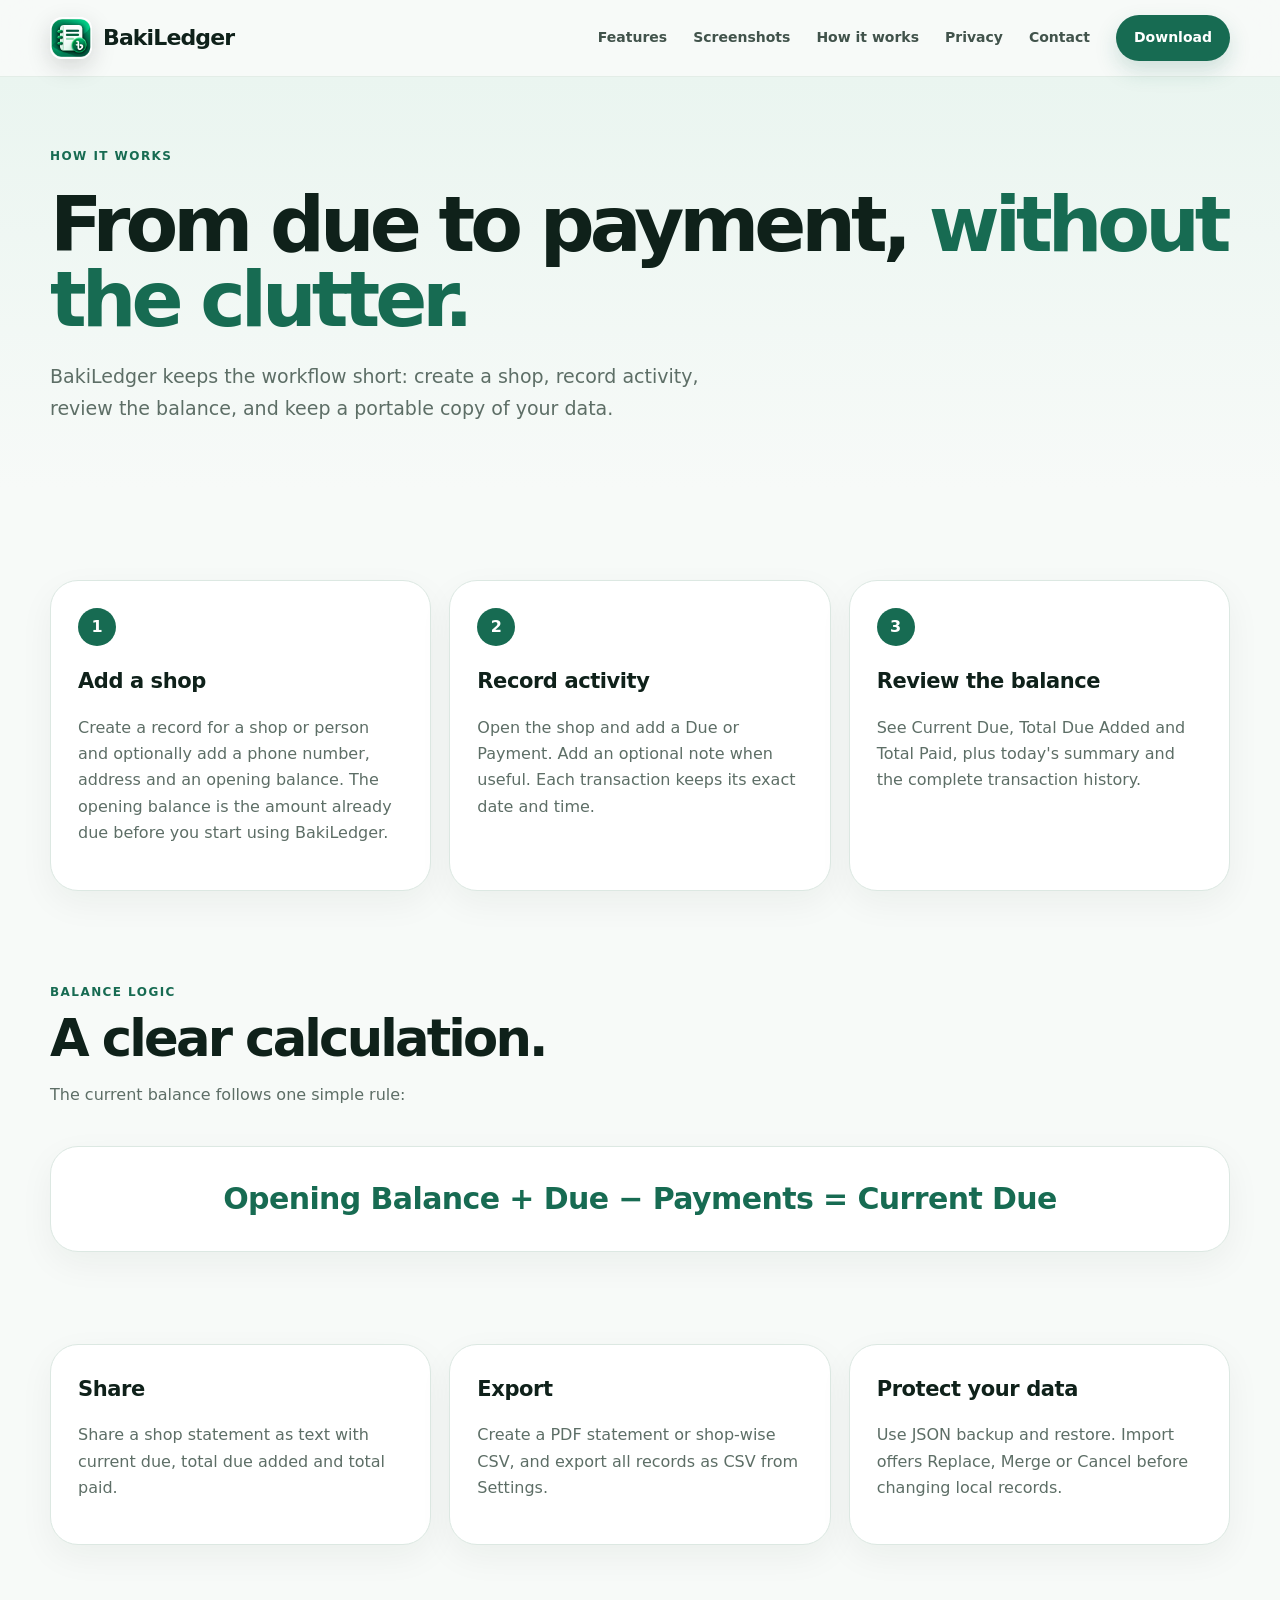
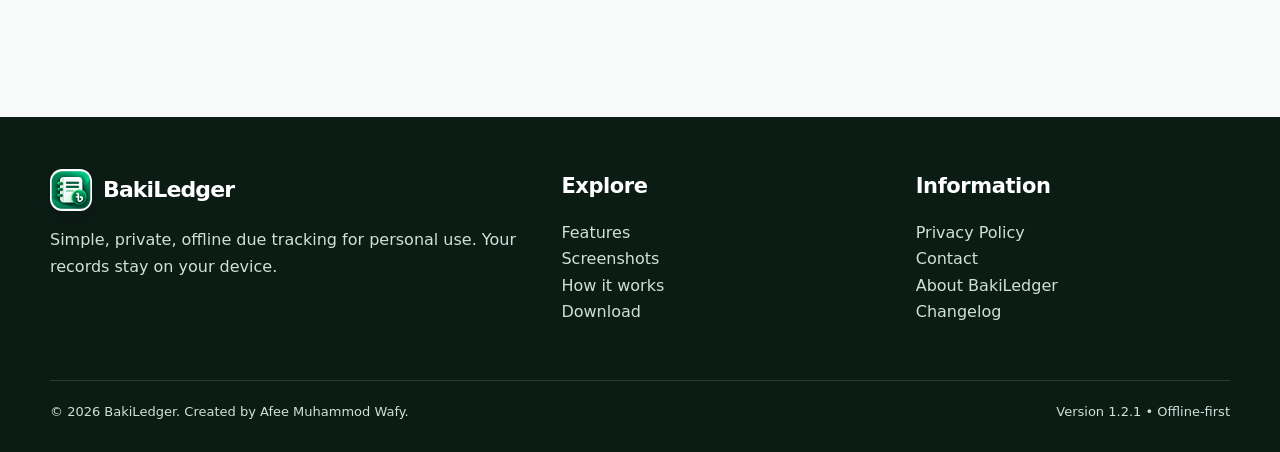
<file: how-it-works/index.html>
<!doctype html>
<html lang="en">
<head>
<meta charset="utf-8">
<meta name="viewport" content="width=device-width, initial-scale=1">
<title>How BakiLedger 1.2.1 Works — Shop Due & Payment Tracking</title>
<meta name="description" content="Learn how BakiLedger 1.2.1 works: add shops, record dues and payments, review balances, share statements, export PDF/CSV and restore JSON backups offline.">
<meta name="robots" content="index,follow">
<meta name="author" content="Afee Muhammod Wafy">
<link rel="canonical" href="https://bakiledger.amwafy.xyz/how-it-works/">
<meta property="og:type" content="website">
<meta property="og:site_name" content="BakiLedger">
<meta property="og:title" content="How BakiLedger 1.2.1 Works — Shop Due & Payment Tracking">
<meta property="og:description" content="Learn how BakiLedger 1.2.1 works: add shops, record dues and payments, review balances, share statements, export PDF/CSV and restore JSON backups offline.">
<meta property="og:url" content="https://bakiledger.amwafy.xyz/how-it-works/">
<meta property="og:image" content="https://bakiledger.amwafy.xyz/assets/feature-graphic.webp">
<meta property="og:image:width" content="1024">
<meta property="og:image:height" content="500">
<meta name="twitter:card" content="summary_large_image">
<meta name="twitter:title" content="How BakiLedger 1.2.1 Works — Shop Due & Payment Tracking">
<meta name="twitter:description" content="Learn how BakiLedger 1.2.1 works: add shops, record dues and payments, review balances, share statements, export PDF/CSV and restore JSON backups offline.">
<meta name="twitter:image" content="https://bakiledger.amwafy.xyz/assets/feature-graphic.webp">
<link rel="icon" type="image/x-icon" href="../favicon.ico">
<link rel="icon" type="image/webp" sizes="48x48" href="../assets/favicon-48x48.webp">
<link rel="icon" type="image/png" sizes="32x32" href="../assets/favicon-32x32.png">
<link rel="icon" type="image/png" sizes="16x16" href="../assets/favicon-16x16.png">
<link rel="apple-touch-icon" href="../assets/apple-touch-icon.png">
<link rel="manifest" href="../site.webmanifest">
<meta name="theme-color" content="#0f5942">

<link rel="preload" as="image" href="../assets/bakiledger-icon.webp" fetchpriority="high">
<link rel="stylesheet" href="../styles.css">

</head>
<body>
<header class="nav">
  <div class="container nav-in">
    <a class="brand" href="../" aria-label="BakiLedger home"><span class="logo"><img src="../assets/bakiledger-icon.webp" alt="" width="42" height="42" loading="eager" decoding="async" fetchpriority="high"></span><span>BakiLedger</span></a>
    <button class="menu" data-menu aria-label="Open navigation" aria-expanded="false">☰</button>
    <nav class="navlinks" data-links>
      <a href="../features/">Features</a>
      <a href="../screenshots/">Screenshots</a>
      <a href="../how-it-works/" aria-current="page">How it works</a>
      <a href="../privacy/">Privacy</a>
      <a href="../contact/">Contact</a>
      <a class="nav-cta" href="../download/">Download</a>
    </nav>
  </div>
</header>
<main>
<section class="page-hero"><div class="container"><div class="kicker">How it works</div><h1>From due to payment, <span>without the clutter.</span></h1><p class="lead">BakiLedger keeps the workflow short: create a shop, record activity, review the balance, and keep a portable copy of your data.</p></div></section>
<section class="section"><div class="container steps">
<div class="card step"><h3>Add a shop</h3><p class="muted">Create a record for a shop or person and optionally add a phone number, address and an opening balance. The opening balance is the amount already due before you start using BakiLedger.</p></div>
<div class="card step"><h3>Record activity</h3><p class="muted">Open the shop and add a Due or Payment. Add an optional note when useful. Each transaction keeps its exact date and time.</p></div>
<div class="card step"><h3>Review the balance</h3><p class="muted">See Current Due, Total Due Added and Total Paid, plus today's summary and the complete transaction history.</p></div>
</div></section>
<section class="section" style="padding-top:0"><div class="container"><div class="section-head"><div class="kicker">Balance logic</div><h2>A clear calculation.</h2><p class="muted">The current balance follows one simple rule:</p></div><div class="card formula">Opening Balance + Due − Payments = Current Due</div></div></section>
<section class="section" style="padding-top:0"><div class="container grid-3">
<div class="card"><h3>Share</h3><p class="muted">Share a shop statement as text with current due, total due added and total paid.</p></div>
<div class="card"><h3>Export</h3><p class="muted">Create a PDF statement or shop-wise CSV, and export all records as CSV from Settings.</p></div>
<div class="card"><h3>Protect your data</h3><p class="muted">Use JSON backup and restore. Import offers Replace, Merge or Cancel before changing local records.</p></div>
</div></section>
</main>
<footer class="footer">
  <div class="container footer-grid">
    <div><div class="brand" style="color:#fff"><span class="logo"><img src="../assets/bakiledger-icon.webp" alt="" width="42" height="42" loading="eager" decoding="async" fetchpriority="high"></span><span>BakiLedger</span></div><p>Simple, private, offline due tracking for personal use. Your records stay on your device.</p></div>
    <div><h3>Explore</h3><p><a href="../features/">Features</a><br><a href="../screenshots/">Screenshots</a><br><a href="../how-it-works/">How it works</a><br><a href="../download/">Download</a></p></div>
    <div><h3>Information</h3><p><a href="../privacy/">Privacy Policy</a><br><a href="../contact/">Contact</a><br><a href="../about/">About BakiLedger</a><br><a href="../changelog/">Changelog</a></p></div>
  </div>
  <div class="container footer-bottom"><span>© 2026 BakiLedger. Created by Afee Muhammod Wafy.</span><span>Version 1.2.1 • Offline-first</span></div>
</footer>
<script src="../script.js"></script>
</body>
</html>
</file>
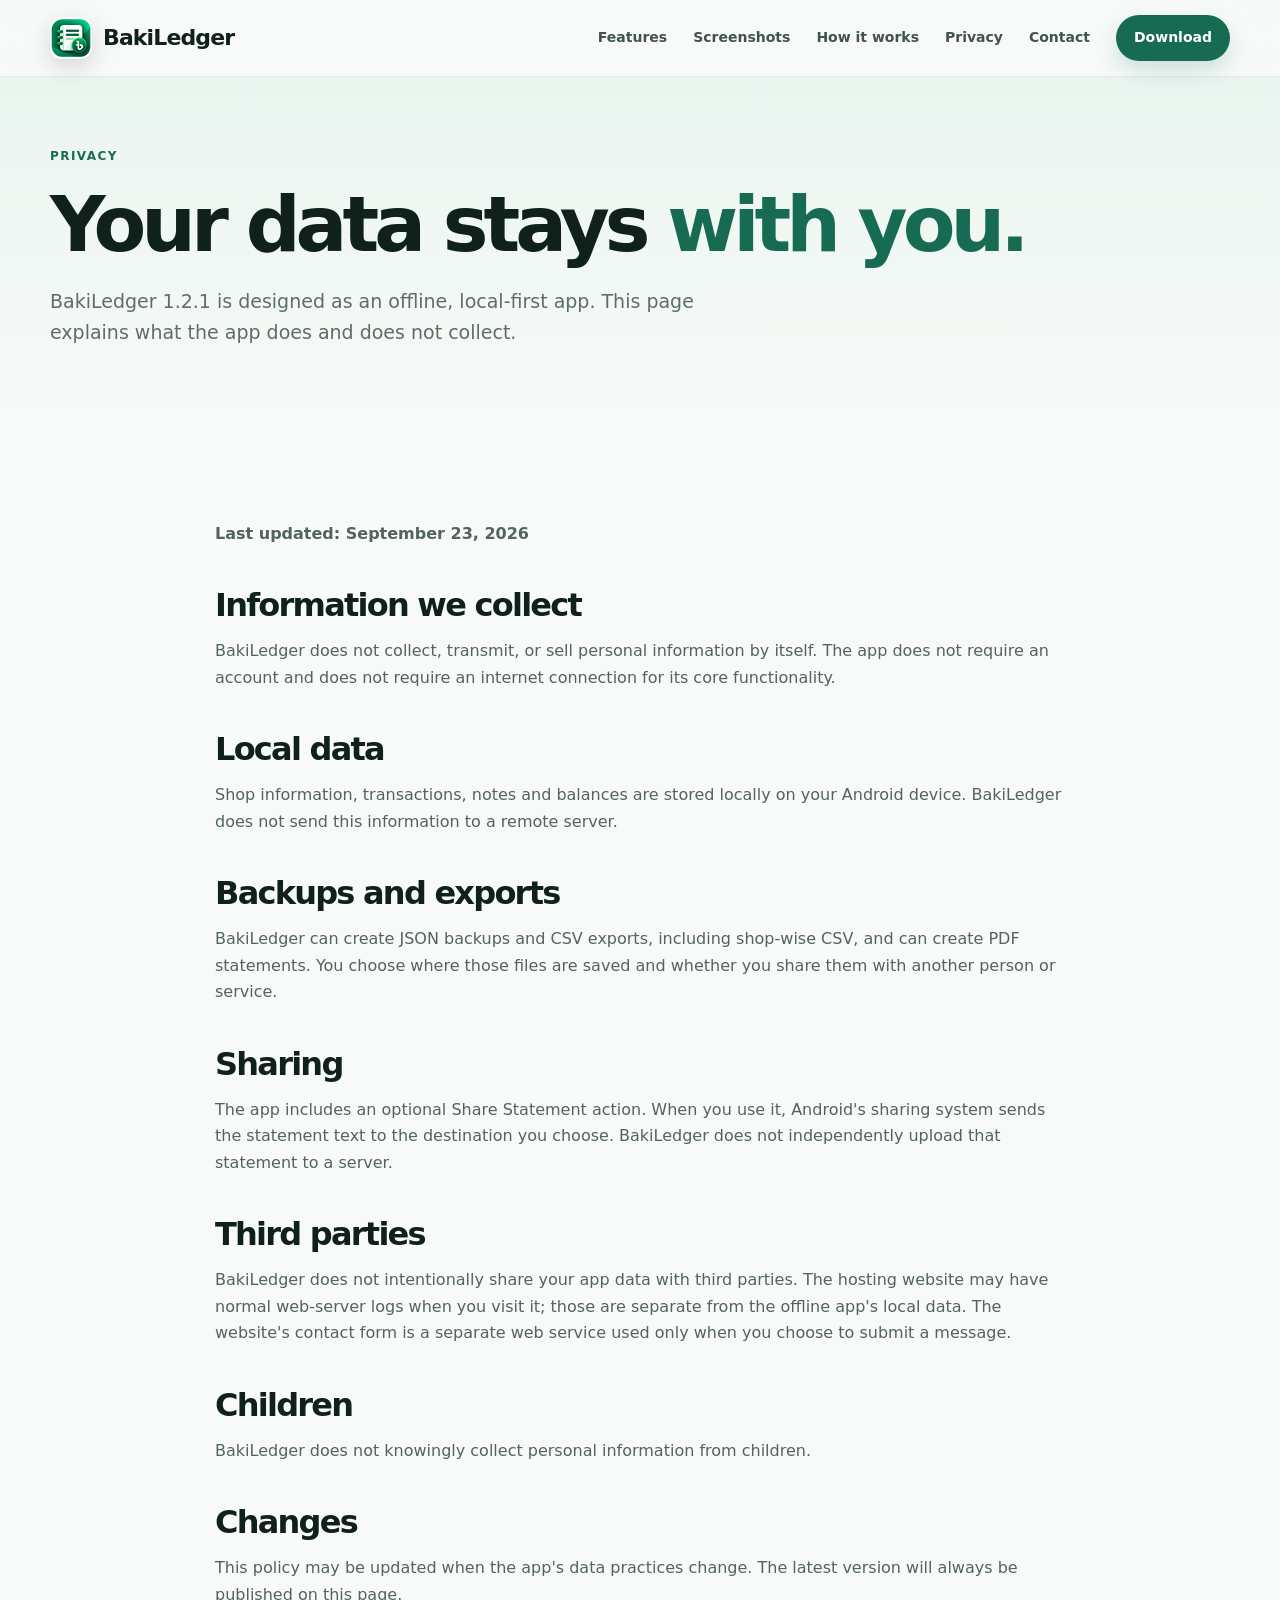
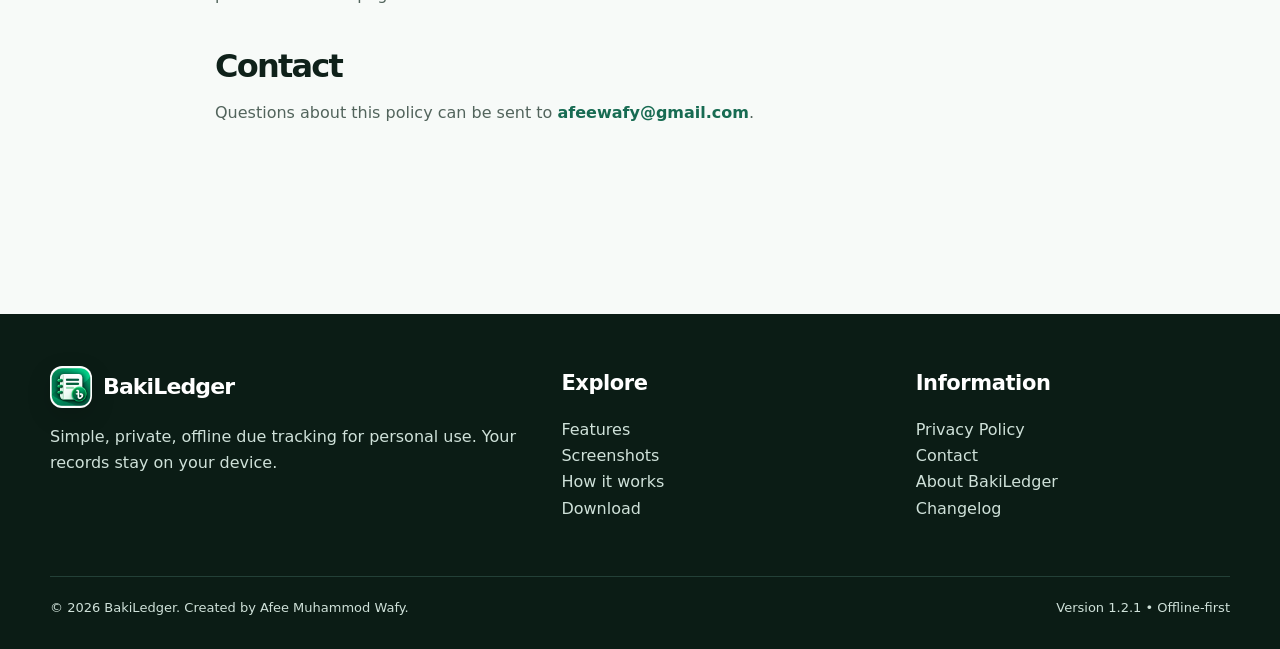
<file: privacy/index.html>
<!doctype html>
<html lang="en">
<head>
<meta charset="utf-8">
<meta name="viewport" content="width=device-width, initial-scale=1">
<title>BakiLedger Privacy Policy — Offline & Local Data</title>
<meta name="description" content="Privacy policy for BakiLedger 1.2.1, an offline Android due tracker. BakiLedger stores app data locally and does not require an account or internet connection.">
<meta name="robots" content="index,follow">
<meta name="author" content="Afee Muhammod Wafy">
<link rel="canonical" href="https://bakiledger.amwafy.xyz/privacy/">
<meta property="og:type" content="website">
<meta property="og:site_name" content="BakiLedger">
<meta property="og:title" content="BakiLedger Privacy Policy — Offline & Local Data">
<meta property="og:description" content="Privacy policy for BakiLedger 1.2.1, an offline Android due tracker. BakiLedger stores app data locally and does not require an account or internet connection.">
<meta property="og:url" content="https://bakiledger.amwafy.xyz/privacy/">
<meta property="og:image" content="https://bakiledger.amwafy.xyz/assets/feature-graphic.webp">
<meta property="og:image:width" content="1024">
<meta property="og:image:height" content="500">
<meta name="twitter:card" content="summary_large_image">
<meta name="twitter:title" content="BakiLedger Privacy Policy — Offline & Local Data">
<meta name="twitter:description" content="Privacy policy for BakiLedger 1.2.1, an offline Android due tracker. BakiLedger stores app data locally and does not require an account or internet connection.">
<meta name="twitter:image" content="https://bakiledger.amwafy.xyz/assets/feature-graphic.webp">
<link rel="icon" type="image/x-icon" href="../favicon.ico">
<link rel="icon" type="image/webp" sizes="48x48" href="../assets/favicon-48x48.webp">
<link rel="icon" type="image/png" sizes="32x32" href="../assets/favicon-32x32.png">
<link rel="icon" type="image/png" sizes="16x16" href="../assets/favicon-16x16.png">
<link rel="apple-touch-icon" href="../assets/apple-touch-icon.png">
<link rel="manifest" href="../site.webmanifest">
<meta name="theme-color" content="#0f5942">

<link rel="preload" as="image" href="../assets/bakiledger-icon.webp" fetchpriority="high">
<link rel="stylesheet" href="../styles.css">

</head>
<body>
<header class="nav">
  <div class="container nav-in">
    <a class="brand" href="../" aria-label="BakiLedger home"><span class="logo"><img src="../assets/bakiledger-icon.webp" alt="" width="42" height="42" loading="eager" decoding="async" fetchpriority="high"></span><span>BakiLedger</span></a>
    <button class="menu" data-menu aria-label="Open navigation" aria-expanded="false">☰</button>
    <nav class="navlinks" data-links>
      <a href="../features/">Features</a>
      <a href="../screenshots/">Screenshots</a>
      <a href="../how-it-works/">How it works</a>
      <a href="../privacy/" aria-current="page">Privacy</a>
      <a href="../contact/">Contact</a>
      <a class="nav-cta" href="../download/">Download</a>
    </nav>
  </div>
</header>
<main>
<section class="page-hero"><div class="container"><div class="kicker">Privacy</div><h1>Your data stays <span>with you.</span></h1><p class="lead">BakiLedger 1.2.1 is designed as an offline, local-first app. This page explains what the app does and does not collect.</p></div></section>
<section class="section"><div class="container prose"><p><strong>Last updated: September 23, 2026</strong></p>
<h2>Information we collect</h2><p>BakiLedger does not collect, transmit, or sell personal information by itself. The app does not require an account and does not require an internet connection for its core functionality.</p>
<h2>Local data</h2><p>Shop information, transactions, notes and balances are stored locally on your Android device. BakiLedger does not send this information to a remote server.</p>
<h2>Backups and exports</h2><p>BakiLedger can create JSON backups and CSV exports, including shop-wise CSV, and can create PDF statements. You choose where those files are saved and whether you share them with another person or service.</p>
<h2>Sharing</h2><p>The app includes an optional Share Statement action. When you use it, Android's sharing system sends the statement text to the destination you choose. BakiLedger does not independently upload that statement to a server.</p>
<h2>Third parties</h2><p>BakiLedger does not intentionally share your app data with third parties. The hosting website may have normal web-server logs when you visit it; those are separate from the offline app's local data. The website's contact form is a separate web service used only when you choose to submit a message.</p>
<h2>Children</h2><p>BakiLedger does not knowingly collect personal information from children.</p>
<h2>Changes</h2><p>This policy may be updated when the app's data practices change. The latest version will always be published on this page.</p>
<h2>Contact</h2><p>Questions about this policy can be sent to <a style="color:var(--green);font-weight:800" href="mailto:afeewafy@gmail.com">afeewafy@gmail.com</a>.</p>
</div></section>
</main>
<footer class="footer">
  <div class="container footer-grid">
    <div><div class="brand" style="color:#fff"><span class="logo"><img src="../assets/bakiledger-icon.webp" alt="" width="42" height="42" loading="eager" decoding="async" fetchpriority="high"></span><span>BakiLedger</span></div><p>Simple, private, offline due tracking for personal use. Your records stay on your device.</p></div>
    <div><h3>Explore</h3><p><a href="../features/">Features</a><br><a href="../screenshots/">Screenshots</a><br><a href="../how-it-works/">How it works</a><br><a href="../download/">Download</a></p></div>
    <div><h3>Information</h3><p><a href="../privacy/">Privacy Policy</a><br><a href="../contact/">Contact</a><br><a href="../about/">About BakiLedger</a><br><a href="../changelog/">Changelog</a></p></div>
  </div>
  <div class="container footer-bottom"><span>© 2026 BakiLedger. Created by Afee Muhammod Wafy.</span><span>Version 1.2.1 • Offline-first</span></div>
</footer>
<script src="../script.js"></script>
</body>
</html>
</file>
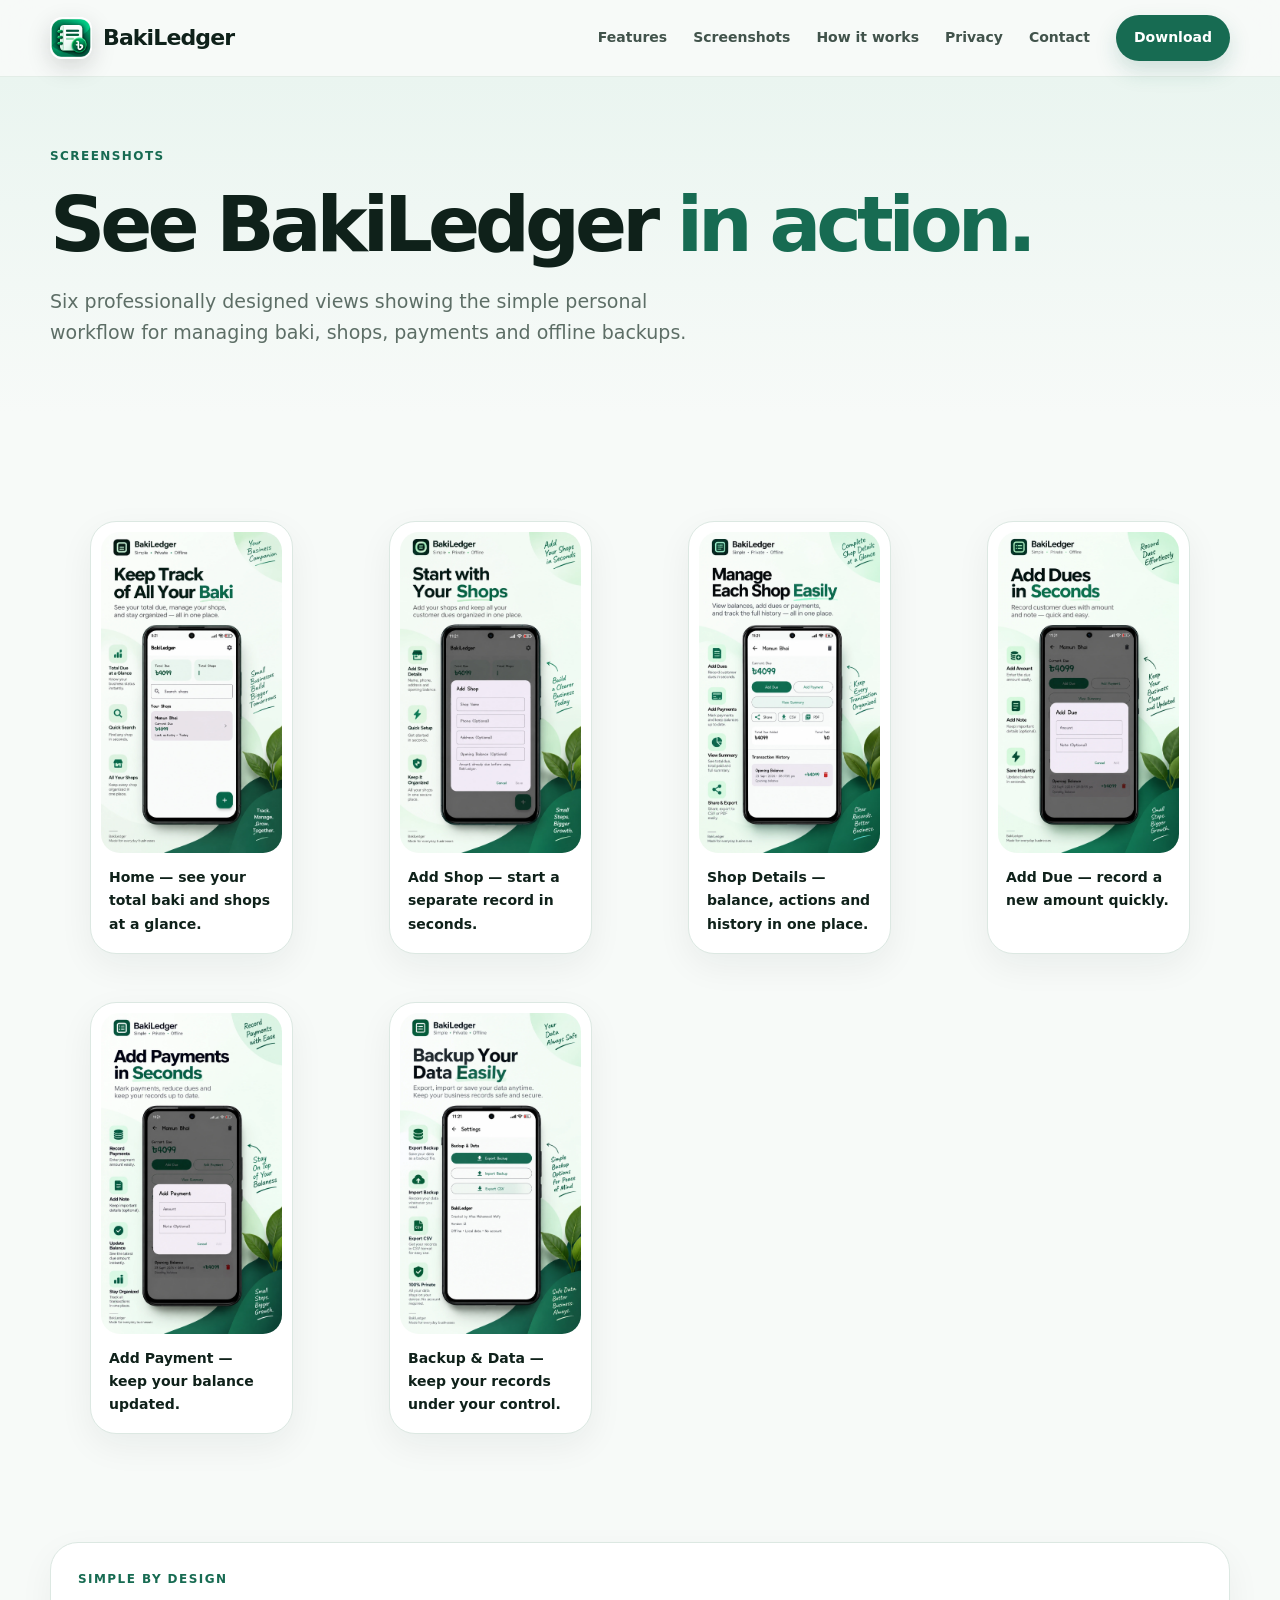
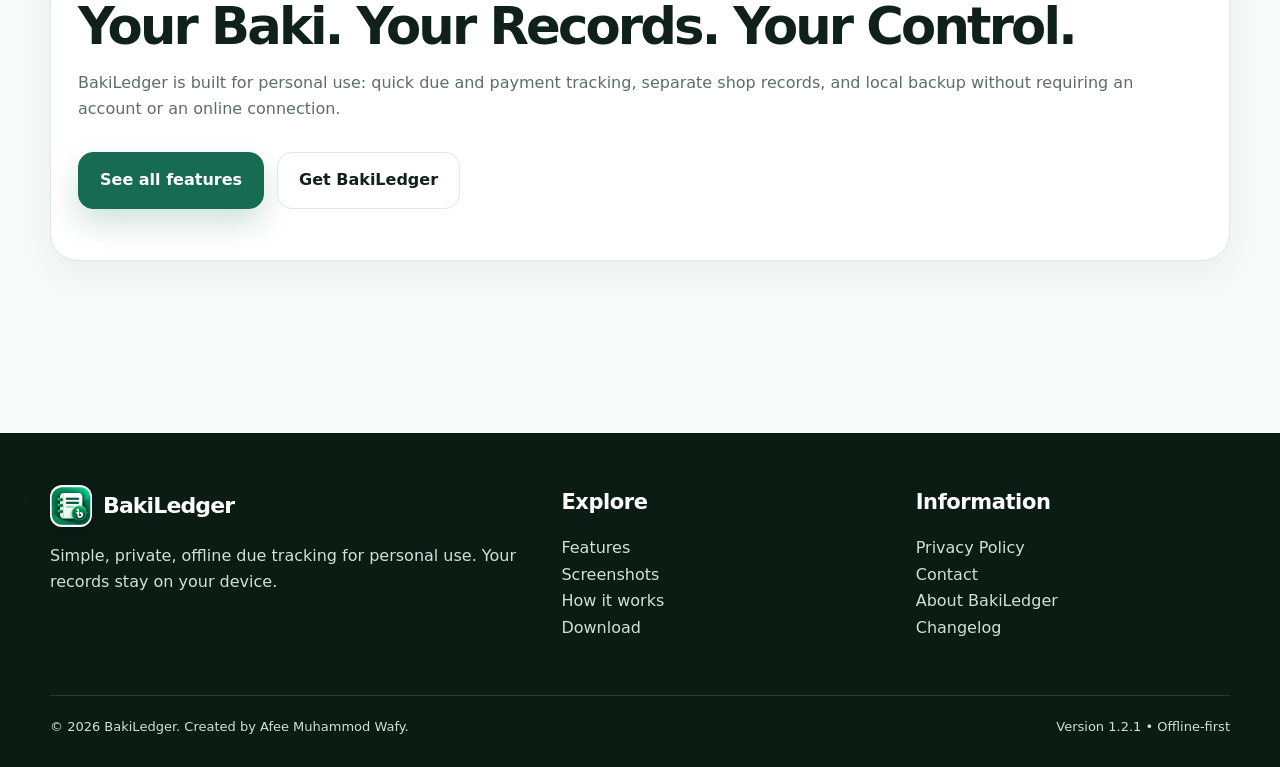
<file: screenshots/index.html>
<!doctype html>
<html lang="en">
<head>
<meta charset="utf-8">
<meta name="viewport" content="width=device-width, initial-scale=1">
<title>BakiLedger Screenshots — Personal Baki Tracker App</title>
<meta name="description" content="Explore six professionally designed BakiLedger app screenshots covering the home dashboard, shop setup, shop details, due entry, payment entry and local backup. Built for simple personal use.">
<meta name="robots" content="index,follow">
<meta name="author" content="Afee Muhammod Wafy">
<link rel="canonical" href="https://bakiledger.amwafy.xyz/screenshots/">
<meta property="og:type" content="website">
<meta property="og:site_name" content="BakiLedger">
<meta property="og:title" content="BakiLedger Screenshots — Personal Baki Tracker App">
<meta property="og:description" content="See BakiLedger in action across six polished app screens designed around simple, private and offline personal baki tracking.">
<meta property="og:url" content="https://bakiledger.amwafy.xyz/screenshots/">
<meta property="og:image" content="https://bakiledger.amwafy.xyz/assets/feature-graphic.webp">
<meta property="og:image:width" content="1024">
<meta property="og:image:height" content="500">
<meta name="twitter:card" content="summary_large_image">
<meta name="twitter:title" content="BakiLedger Screenshots — Personal Baki Tracker App">
<meta name="twitter:description" content="Six polished BakiLedger screens for personal due tracking, shop records, payments and offline backup.">
<meta name="twitter:image" content="https://bakiledger.amwafy.xyz/assets/feature-graphic.webp">
<link rel="icon" type="image/x-icon" href="../favicon.ico">
<link rel="icon" type="image/webp" sizes="48x48" href="../assets/favicon-48x48.webp">
<link rel="icon" type="image/png" sizes="32x32" href="../assets/favicon-32x32.png">
<link rel="icon" type="image/png" sizes="16x16" href="../assets/favicon-16x16.png">
<link rel="apple-touch-icon" href="../assets/apple-touch-icon.png">
<link rel="manifest" href="../site.webmanifest">
<meta name="theme-color" content="#0f5942">

<link rel="preload" as="image" href="../assets/bakiledger-icon.webp" fetchpriority="high">
<link rel="preload" as="image" href="../assets/screenshots/01-home.webp" fetchpriority="high">
<link rel="preload" as="image" href="../assets/screenshots/02-add-shop.webp" fetchpriority="high">
<link rel="preload" as="image" href="../assets/screenshots/03-shop-details.webp" fetchpriority="high">
<link rel="preload" as="image" href="../assets/screenshots/04-add-due.webp" fetchpriority="high">
<link rel="preload" as="image" href="../assets/screenshots/05-add-payment.webp" fetchpriority="high">
<link rel="preload" as="image" href="../assets/screenshots/06-settings.webp" fetchpriority="high">
<link rel="stylesheet" href="../styles.css">
</head>
<body>
<header class="nav">
  <div class="container nav-in">
    <a class="brand" href="../" aria-label="BakiLedger home"><span class="logo"><img src="../assets/bakiledger-icon.webp" alt="" width="42" height="42" loading="eager" decoding="async" fetchpriority="high"></span><span>BakiLedger</span></a>
    <button class="menu" data-menu aria-label="Open navigation" aria-expanded="false">☰</button>
    <nav class="navlinks" data-links>
      <a href="../features/">Features</a>
      <a href="../screenshots/" aria-current="page">Screenshots</a>
      <a href="../how-it-works/">How it works</a>
      <a href="../privacy/">Privacy</a>
      <a href="../contact/">Contact</a>
      <a class="nav-cta" href="../download/">Download</a>
    </nav>
  </div>
</header>
<main>
<section class="page-hero"><div class="container"><div class="kicker">Screenshots</div><h1>See BakiLedger <span>in action.</span></h1><p class="lead">Six professionally designed views showing the simple personal workflow for managing baki, shops, payments and offline backups.</p></div></section>
<section class="section"><div class="container screens">
<figure class="screen-card"><img src="../assets/screenshots/01-home.webp" alt="BakiLedger home dashboard showing total due, total shops and a shop list"  loading="eager" decoding="async"><figcaption>Home — see your total baki and shops at a glance.</figcaption></figure>
<figure class="screen-card"><img src="../assets/screenshots/02-add-shop.webp" alt="BakiLedger Add Shop screen for starting a personal shop record"  loading="eager" decoding="async"><figcaption>Add Shop — start a separate record in seconds.</figcaption></figure>
<figure class="screen-card"><img src="../assets/screenshots/03-shop-details.webp" alt="BakiLedger shop details screen with balance, actions and transaction history"  loading="eager" decoding="async"><figcaption>Shop Details — balance, actions and history in one place.</figcaption></figure>
<figure class="screen-card"><img src="../assets/screenshots/04-add-due.webp" alt="BakiLedger Add Due screen for recording a new amount"  loading="eager" decoding="async"><figcaption>Add Due — record a new amount quickly.</figcaption></figure>
<figure class="screen-card"><img src="../assets/screenshots/05-add-payment.webp" alt="BakiLedger Add Payment screen for recording a payment"  loading="eager" decoding="async"><figcaption>Add Payment — keep your balance updated.</figcaption></figure>
<figure class="screen-card"><img src="../assets/screenshots/06-settings.webp" alt="BakiLedger Settings screen with local backup and CSV export"  loading="eager" decoding="async"><figcaption>Backup & Data — keep your records under your control.</figcaption></figure>
</div></section>
<section class="section" style="padding-top:0"><div class="container"><div class="card"><div class="kicker">Simple by design</div><h2>Your Baki. Your Records. Your Control.</h2><p class="muted">BakiLedger is built for personal use: quick due and payment tracking, separate shop records, and local backup without requiring an account or an online connection.</p><div class="actions"><a class="btn btn-primary" href="../features/">See all features</a><a class="btn btn-soft" href="../download/">Get BakiLedger</a></div></div></div></section>
</main>
<footer class="footer">
  <div class="container footer-grid">
    <div><div class="brand" style="color:#fff"><span class="logo"><img src="../assets/bakiledger-icon.webp" alt="" width="42" height="42" loading="eager" decoding="async" fetchpriority="high"></span><span>BakiLedger</span></div><p>Simple, private, offline due tracking for personal use. Your records stay on your device.</p></div>
    <div><h3>Explore</h3><p><a href="../features/">Features</a><br><a href="../screenshots/">Screenshots</a><br><a href="../how-it-works/">How it works</a><br><a href="../download/">Download</a></p></div>
    <div><h3>Information</h3><p><a href="../privacy/">Privacy Policy</a><br><a href="../contact/">Contact</a><br><a href="../about/">About BakiLedger</a><br><a href="../changelog/">Changelog</a></p></div>
  </div>
  <div class="container footer-bottom"><span>© 2026 BakiLedger. Created by Afee Muhammod Wafy.</span><span>Version 1.2.1 • Offline-first</span></div>
</footer>
<script src="../script.js"></script>
</body>
</html>
</file>
<file: styles.css>
:root{
  --bg:#f7faf8;--surface:#fff;--surface-2:#eef6f2;--ink:#0f211a;--muted:#5d6e66;
  --green:#176b52;--green-2:#0f5942;--lime:#2dd58c;--line:#dce8e2;--shadow:0 24px 70px rgba(15,89,66,.12);
  --radius:28px;--max:1180px;
}
*{box-sizing:border-box}
html{scroll-behavior:smooth}
body{margin:0;font-family:Inter,ui-sans-serif,system-ui,-apple-system,BlinkMacSystemFont,"Segoe UI",sans-serif;background:var(--bg);color:var(--ink);line-height:1.65}
a{color:inherit;text-decoration:none}
img{max-width:100%;display:block}
.container{width:min(var(--max),calc(100% - 40px));margin:auto}
.nav{position:sticky;top:0;z-index:50;background:rgba(247,250,248,.86);backdrop-filter:blur(18px);border-bottom:1px solid rgba(220,232,226,.75)}
.nav-in{height:76px;display:flex;align-items:center;justify-content:space-between;gap:24px}
.brand{display:flex;align-items:center;gap:11px;font-weight:900;font-size:22px;letter-spacing:-.04em}
.logo{width:42px;height:42px;border-radius:12px;display:grid;place-items:center;overflow:hidden;box-shadow:0 8px 24px rgba(0,0,0,.15)}
.logo img{width:42px;height:42px;display:block;object-fit:cover}
.navlinks{display:flex;align-items:center;gap:26px;font-size:14px;font-weight:700;color:#41534b}
.navlinks a:hover{color:var(--green)}
.nav-cta{background:var(--green);color:#fff!important;padding:11px 18px;border-radius:999px;box-shadow:0 10px 22px rgba(23,107,82,.18)}
.menu{display:none;border:0;background:none;font-size:28px}
.hero{padding:86px 0 74px;overflow:hidden}
.hero-grid{display:grid;grid-template-columns:1.02fr .98fr;align-items:center;gap:64px}
.eyebrow{display:inline-flex;gap:8px;align-items:center;padding:8px 13px;border:1px solid #cfe1d9;background:#edf7f2;color:var(--green);border-radius:999px;font-weight:800;font-size:13px}
h1{font-size:clamp(46px,6vw,78px);line-height:.98;letter-spacing:-.065em;margin:20px 0 24px}
h1 span{color:var(--green)}
.lead{font-size:19px;color:var(--muted);max-width:650px}
.actions{display:flex;flex-wrap:wrap;gap:13px;margin:30px 0 24px}
.btn{display:inline-flex;align-items:center;justify-content:center;gap:9px;padding:14px 21px;border-radius:15px;font-weight:850;border:1px solid var(--line);transition:.2s}
.btn-primary{background:var(--green);color:#fff;border-color:var(--green);box-shadow:0 14px 30px rgba(23,107,82,.2)}
.btn-primary:hover{transform:translateY(-2px);background:var(--green-2)}
.btn-soft{background:#fff}
.note{font-size:13px;color:#72827b}
.hero-art{position:relative;background:linear-gradient(145deg,#e8f4ee,#d5ebe1);border-radius:42px;padding:25px;box-shadow:var(--shadow)}
.hero-art img{border-radius:27px;box-shadow:0 25px 55px rgba(0,0,0,.18)}
.pill-row{display:flex;gap:10px;flex-wrap:wrap;margin-top:18px}
.pill{padding:8px 11px;background:#fff;border:1px solid var(--line);border-radius:999px;font-size:12px;font-weight:800;color:var(--green)}
.section{padding:92px 0}
.section-head{max-width:730px;margin-bottom:38px}
.kicker{color:var(--green);font-weight:900;text-transform:uppercase;letter-spacing:.12em;font-size:12px}
h2{font-size:clamp(34px,4vw,52px);line-height:1.04;letter-spacing:-.055em;margin:10px 0 15px}
h3{margin:0 0 9px;font-size:21px;letter-spacing:-.02em}
.muted{color:var(--muted)}
.grid-3{display:grid;grid-template-columns:repeat(3,1fr);gap:18px}
.card{background:var(--surface);border:1px solid var(--line);border-radius:var(--radius);padding:27px;box-shadow:0 12px 35px rgba(15,33,26,.05)}
.icon{width:48px;height:48px;border-radius:15px;background:#e5f4ed;color:var(--green);display:grid;place-items:center;font-weight:950;font-size:20px;margin-bottom:18px}
.feature-grid{display:grid;grid-template-columns:repeat(2,1fr);gap:18px}
.feature{display:grid;grid-template-columns:auto 1fr;gap:18px;align-items:start}
.screens{display:grid;grid-template-columns:repeat(4,1fr);gap:16px}
.screen-card{background:#fff;border:1px solid var(--line);border-radius:26px;padding:10px;box-shadow:0 12px 35px rgba(15,33,26,.06)}
.screen-card img{border-radius:19px;width:100%;height:auto;display:block;object-fit:contain;object-position:top}
.screen-card figcaption{padding:13px 8px 7px;font-weight:800;font-size:14px}
.band{background:var(--green);color:#fff;border-radius:36px;padding:48px;display:flex;justify-content:space-between;gap:30px;align-items:center}
.band p{color:#d7eee5;max-width:680px;margin:0}
.band .btn{background:#fff;color:var(--green);border-color:#fff}
.steps{counter-reset:step;display:grid;grid-template-columns:repeat(3,1fr);gap:18px}
.step:before{counter-increment:step;content:counter(step);display:grid;place-items:center;width:38px;height:38px;border-radius:50%;background:var(--green);color:#fff;font-weight:900;margin-bottom:18px}
.prose{max-width:850px}.prose h2{font-size:32px;margin-top:42px}.prose p,.prose li{color:#52645c}
.table{width:100%;border-collapse:collapse;background:#fff;border:1px solid var(--line);border-radius:18px;overflow:hidden}
.table th,.table td{text-align:left;padding:15px 17px;border-bottom:1px solid var(--line)}
.table th{background:#eef6f2;color:var(--green)}
.footer{margin-top:80px;background:#0b1c15;color:#cfe1d9;padding:52px 0 30px}
.footer-grid{display:grid;grid-template-columns:1.5fr 1fr 1fr;gap:40px}
.footer h3{color:#fff}.footer a{color:#cfe1d9}.footer a:hover{color:#fff}
.footer-bottom{border-top:1px solid #234037;margin-top:38px;padding-top:20px;font-size:13px;display:flex;justify-content:space-between;gap:20px}
.page-hero{padding:70px 0 45px;background:linear-gradient(180deg,#eaf5f0,transparent)}
.faq{display:grid;gap:12px;max-width:850px}.faq details{background:#fff;border:1px solid var(--line);border-radius:18px;padding:17px 20px}.faq summary{font-weight:850;cursor:pointer}
.badge{display:inline-block;padding:5px 9px;border-radius:8px;background:#eaf6f0;color:var(--green);font-size:11px;font-weight:900}
@media(max-width:900px){
 .navlinks{display:none}.menu{display:block}.hero{padding:58px 0}.hero-grid{grid-template-columns:1fr;gap:38px}
 .grid-3,.steps{grid-template-columns:1fr}.feature-grid{grid-template-columns:1fr}.screens{grid-template-columns:repeat(2,1fr)}
 .footer-grid{grid-template-columns:1fr 1fr}.band{flex-direction:column;align-items:flex-start}
}
@media(max-width:560px){
 .container{width:min(var(--max),calc(100% - 24px))}.nav-in{height:68px}.hero{padding:43px 0 50px}h1{font-size:48px}.lead{font-size:17px}
 .section{padding:62px 0}.card{padding:22px;border-radius:22px}.screens{gap:10px}.screen-card{border-radius:20px;padding:7px}
 .screen-card figcaption{font-size:12px;padding:9px 5px 4px}.band{padding:30px 24px;border-radius:26px}.footer-grid{grid-template-columns:1fr}.footer-bottom{flex-direction:column}
}


/* Contact form */
.contact-grid{display:grid;grid-template-columns:.9fr 1.1fr;gap:22px;align-items:start}
.contact-card{height:100%;padding:34px}.contact-card h2{font-size:clamp(34px,4vw,50px);margin-top:16px}.contact-points{display:grid;gap:16px;margin-top:28px}.contact-points div{padding:16px 0;border-top:1px solid var(--line);display:grid;gap:4px}.contact-points strong{font-size:16px}.contact-points span{color:var(--muted);font-size:14px}.form-card{padding:30px}.form-card form{display:grid;gap:9px}.form-card label{font-size:13px;font-weight:850;margin-top:7px}.form-card input,.form-card select,.form-card textarea{width:100%;border:1px solid #cfded7;background:#fbfdfc;color:var(--ink);border-radius:14px;padding:14px 15px;font:inherit;outline:none;transition:border-color .2s,box-shadow .2s}.form-card textarea{resize:vertical;min-height:150px}.form-card input:focus,.form-card select:focus,.form-card textarea:focus{border-color:var(--green);box-shadow:0 0 0 4px rgba(23,107,82,.10)}.form-submit{margin-top:8px;width:100%;cursor:pointer;font:inherit}.form-note{font-size:12px;color:#71817a;margin:4px 0 0}.form-success{background:#e7f6ee;color:#126044;border:1px solid #bfe4d1;border-radius:14px;padding:13px 15px;margin-bottom:18px;font-weight:750}.navlinks.open{display:flex;position:absolute;top:68px;left:12px;right:12px;flex-direction:column;align-items:stretch;gap:4px;padding:12px;background:rgba(255,255,255,.97);backdrop-filter:blur(18px);border:1px solid var(--line);border-radius:20px;box-shadow:0 20px 50px rgba(15,33,26,.14)}.navlinks.open a{padding:12px 14px;border-radius:12px}.navlinks.open .nav-cta{text-align:center}
@media(max-width:900px){.contact-grid{grid-template-columns:1fr}}
@media(max-width:560px){.contact-card,.form-card{padding:22px}.contact-grid{gap:14px}}

/* Baki 1.2.1 additions */
code{font-family:ui-monospace,SFMono-Regular,Menlo,Monaco,Consolas,"Liberation Mono",monospace;font-size:.9em;background:#eef6f2;padding:.12em .38em;border-radius:7px;color:var(--green-2)}
.formula{font-size:clamp(20px,3vw,30px);font-weight:900;color:var(--green);text-align:center;letter-spacing:-.02em}
.prose ul{padding-left:1.25rem}.prose li{margin:.55rem 0}
</file>
